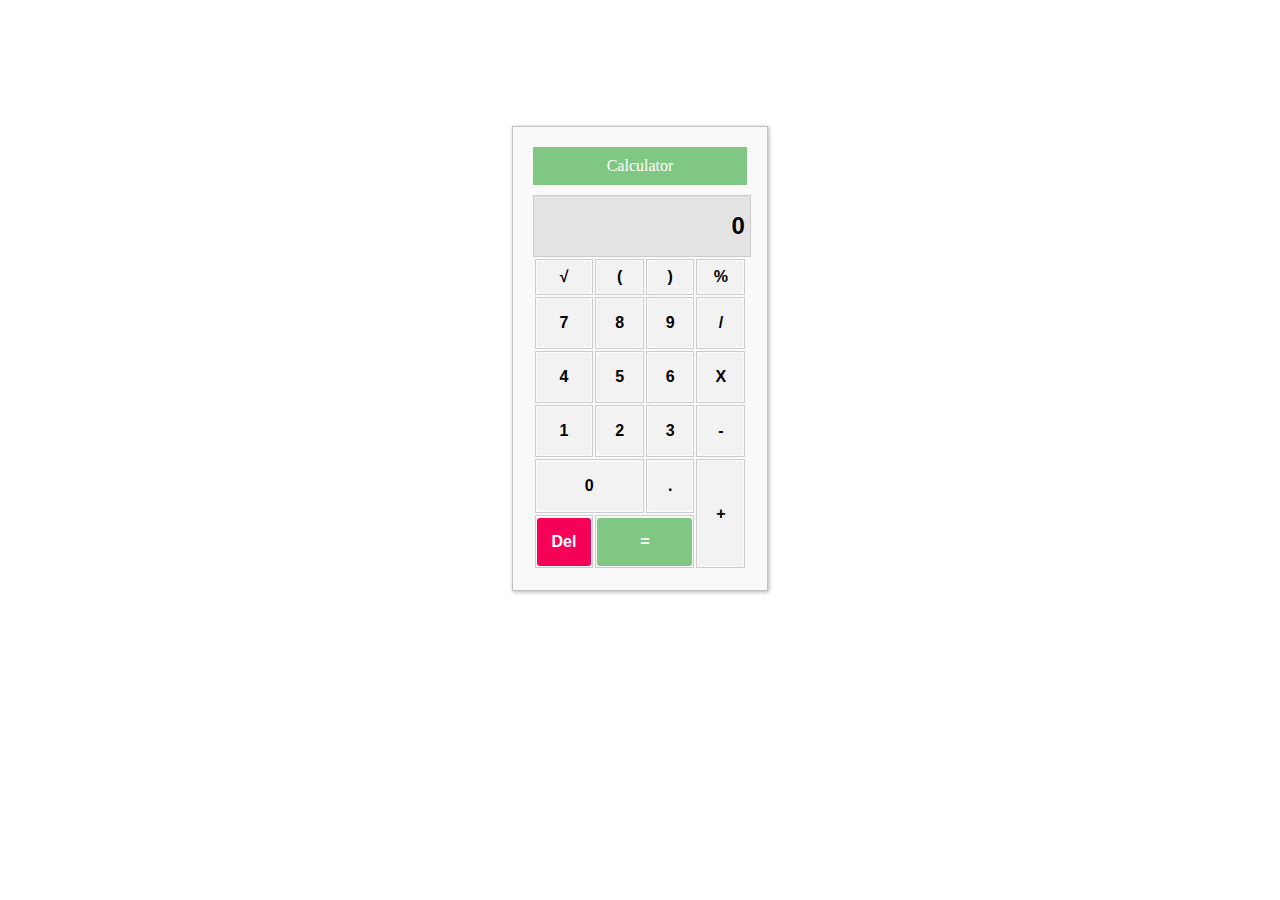
<file: Odin-Calculator/index.html>
<!doctype html>
<html lang="en">
  <head>
    <meta charset="UTF-8" />
    <meta name="viewport" content="width=device-width, initial-scale=1.0" />
    <link rel="stylesheet" href="./style.css">
    <script src="./script.js" defer></script>
    <title>Calculator</title>
  </head>
  <body>
  <div class="container">
     <div class="header">Calculator</div>
        <input type="text" class="result" readonly>
        <table>
          <tr>
            <td><input type="button" value="&radic;" class="global first-row"></td>
            <td><input type="button"  value="(" class="global first-row"></td>
            <td><input type="button" value=")" class="global first-row"></td>
            <td><input type="button" value="%" class="global first-row"></td>
          </tr>
          <tr>
            <td><input type="button" value="7" class="global"></td>
            <td><input type="button" value="8" class="global"></td>
            <td><input type="button" value="9" class="global"></td>
            <td><input type="button" value="/" class="global"></td>
          </tr>
          <tr>
            <td><input type="button" value="4" class="global"></td>
            <td><input type="button" value="5" class="global"></td>
            <td><input type="button" value="6" class="global"></td>
            <td><input type="button" value="X" class="global"></td>
          </tr>
          <tr>
            <td><input type="button" value="1" class="global"></td>
            <td><input type="button" value="2" class="global"></td>
            <td><input type="button" value="3" class="global"></td>
            <td><input type="button" value="-" class="global"></td>
          </tr>
          <tr>
            <td colspan="2"><input type="button" value="0" class="global grey"></td>
            <td><input type="button" value="." class="global"></td>
            <td rowspan="2"><input type="button" value="+" class="global plus"></td>
          </tr>
          <tr>
            <td><input type="button" value="Del" class="global red white-text"></td>
            <td colspan="2"><input type="button" value="=" class="global green white-text"></td>
          </tr>
        </table>
      </div>
  </body>
</html>
</file>
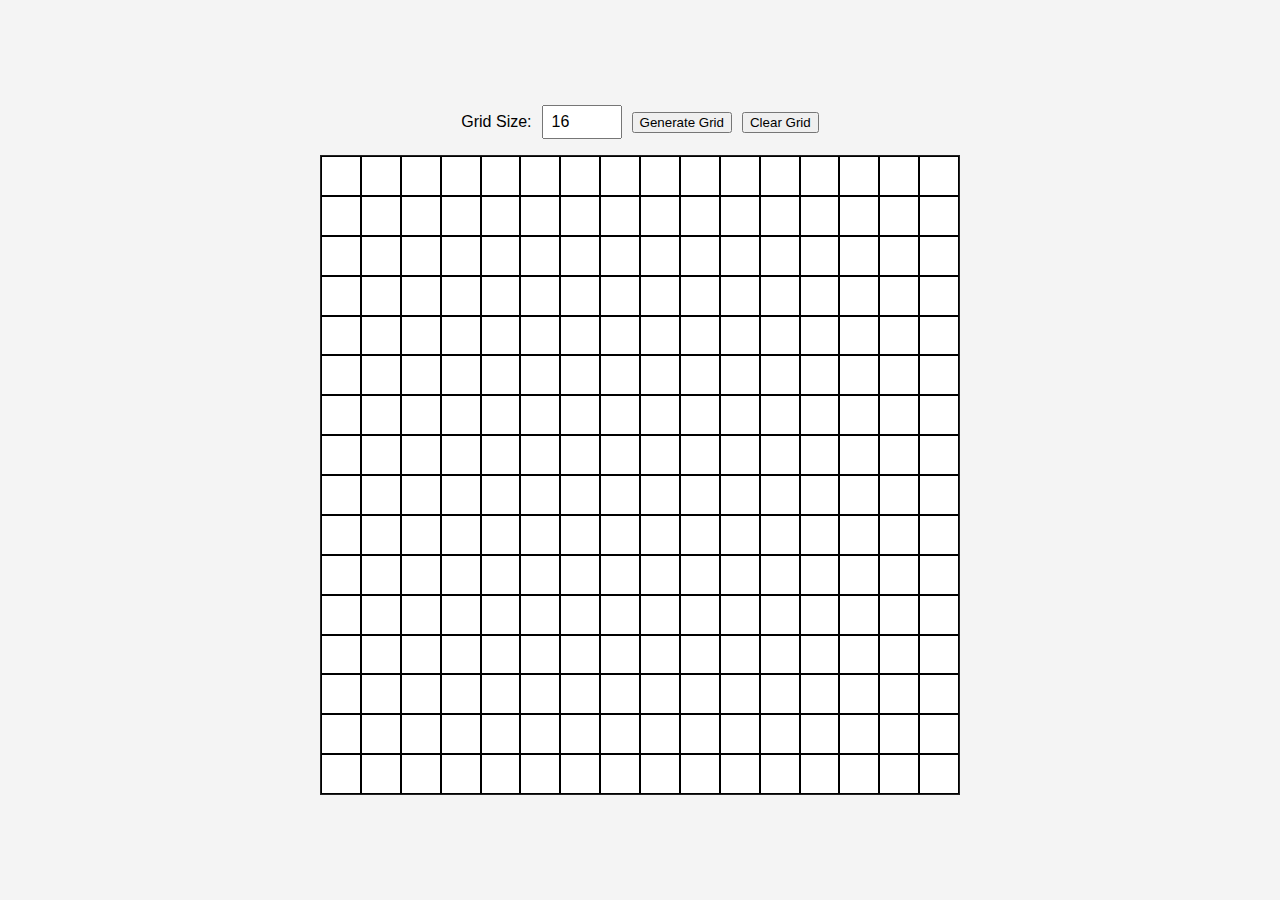
<file: Odin-DOM_Events/index.html>
<!DOCTYPE html>
<html lang="en">
<head>
    <meta charset="UTF-8">
    <meta name="viewport" content="width=device-width, initial-scale=1.0">
    <link rel="stylesheet" href="./style.css">
    <script src="./script.js" defer></script>
    <title>Document</title>
</head>
<body>
    <div class="controls">
        <label for="grid-size">Grid Size:</label>
        <input type="number" id="grid-size" min="1" max="100" value="16">
        <button id="generate-grid">Generate Grid</button>
        <button id="clear-grid">Clear Grid</button>
    </div>
    <div id="grid-container"></div>
</body>
</html>
</file>
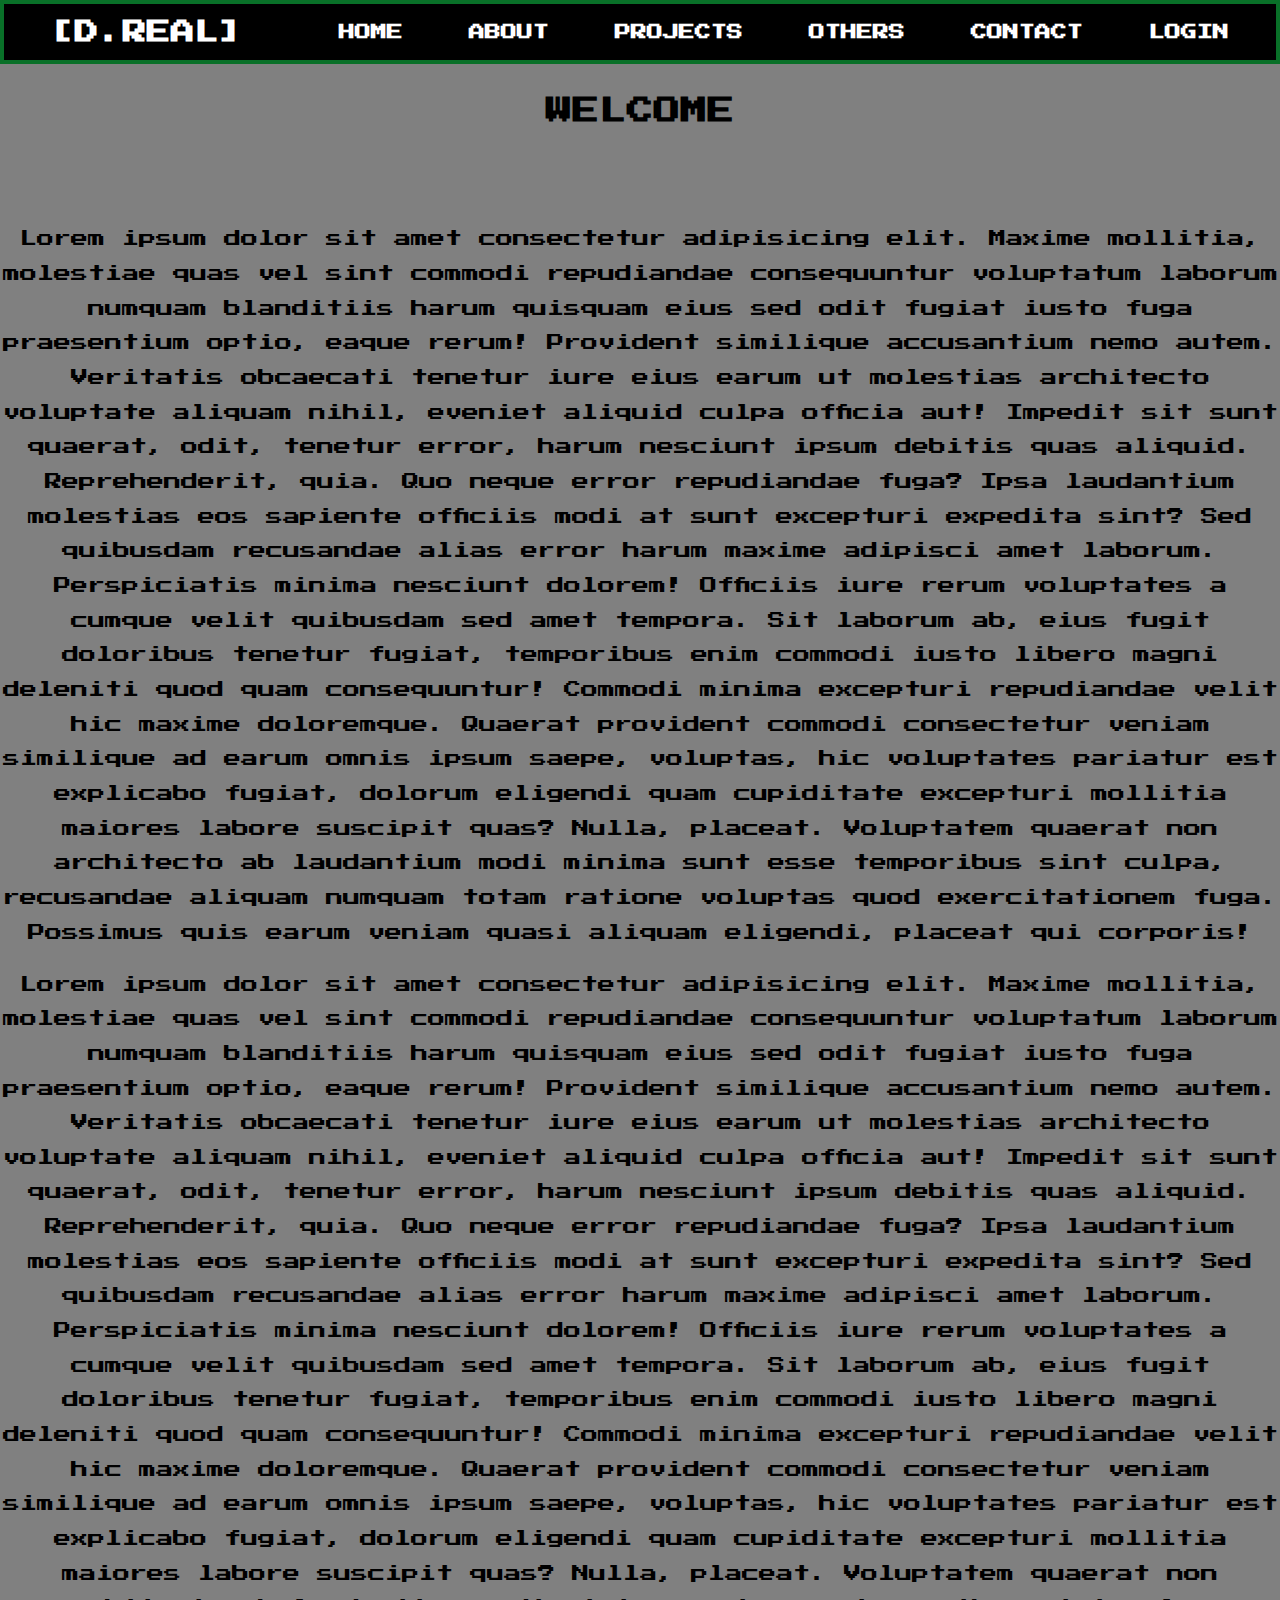
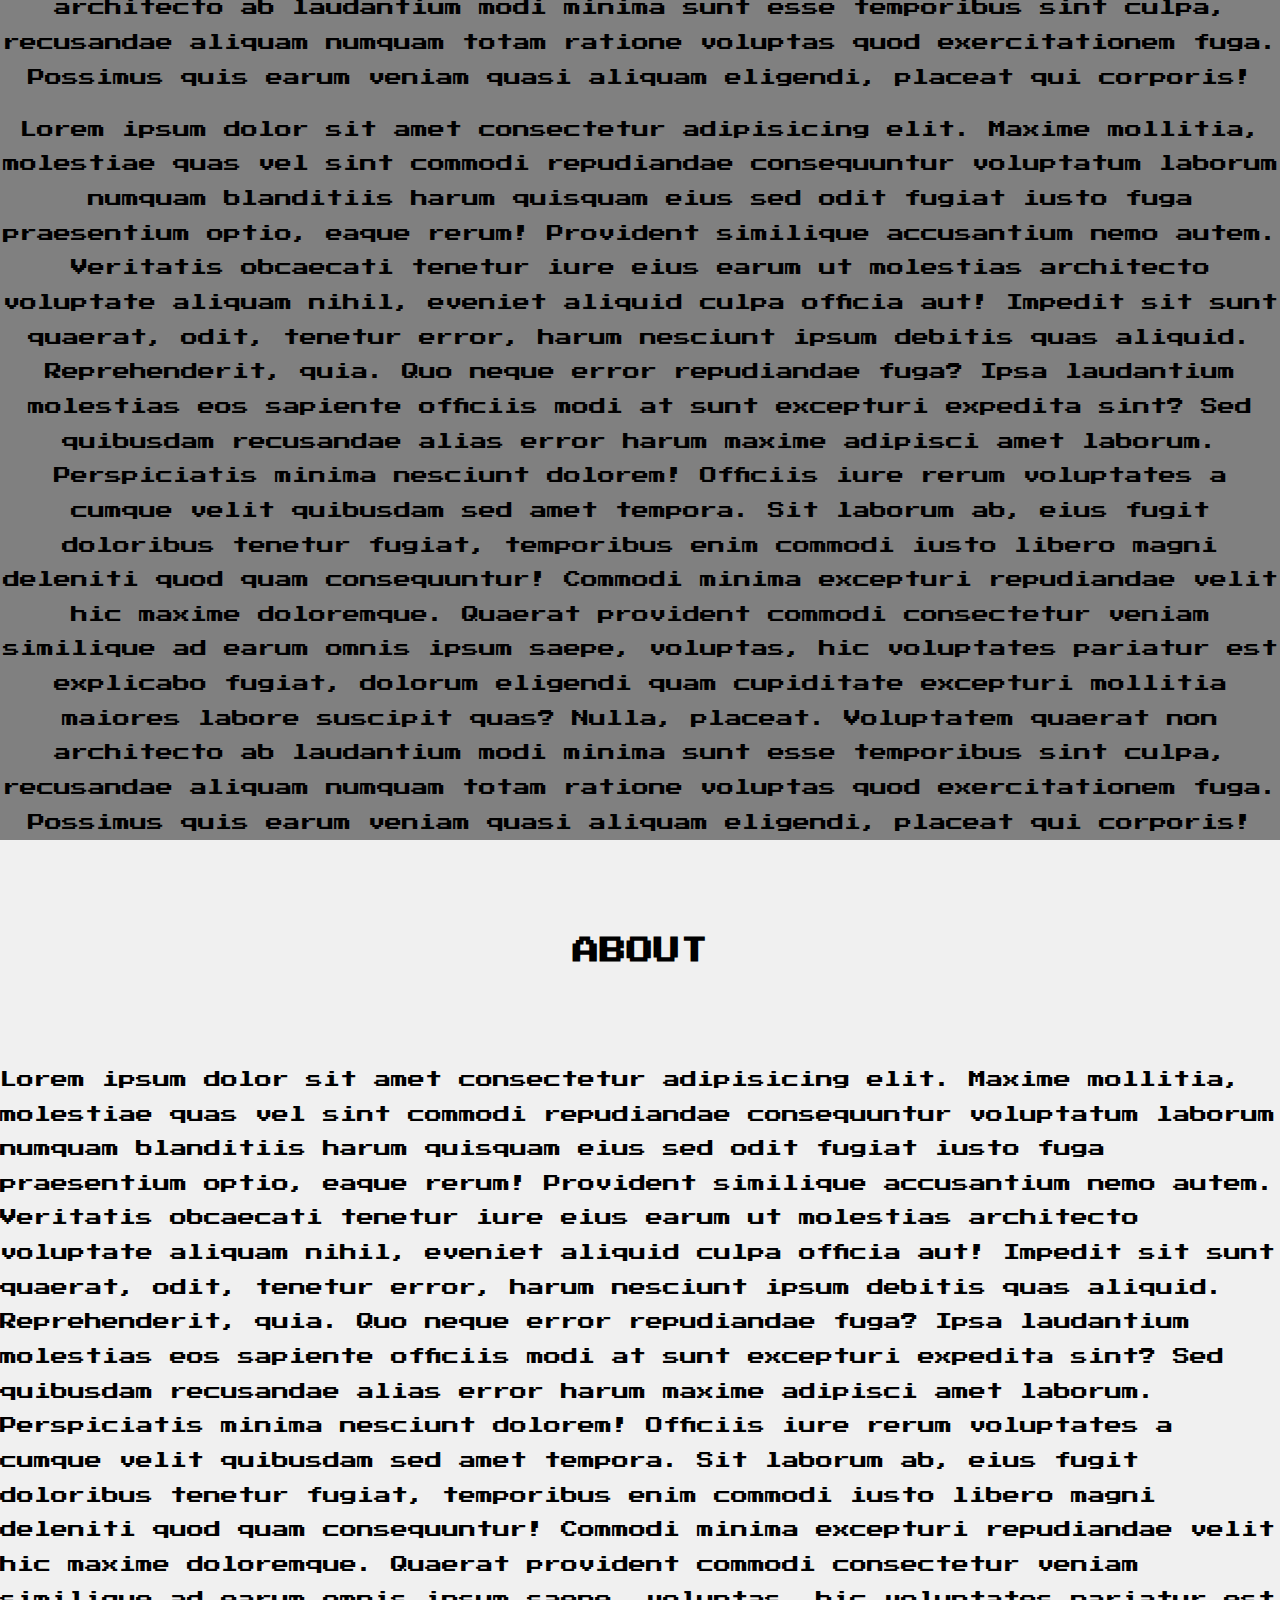
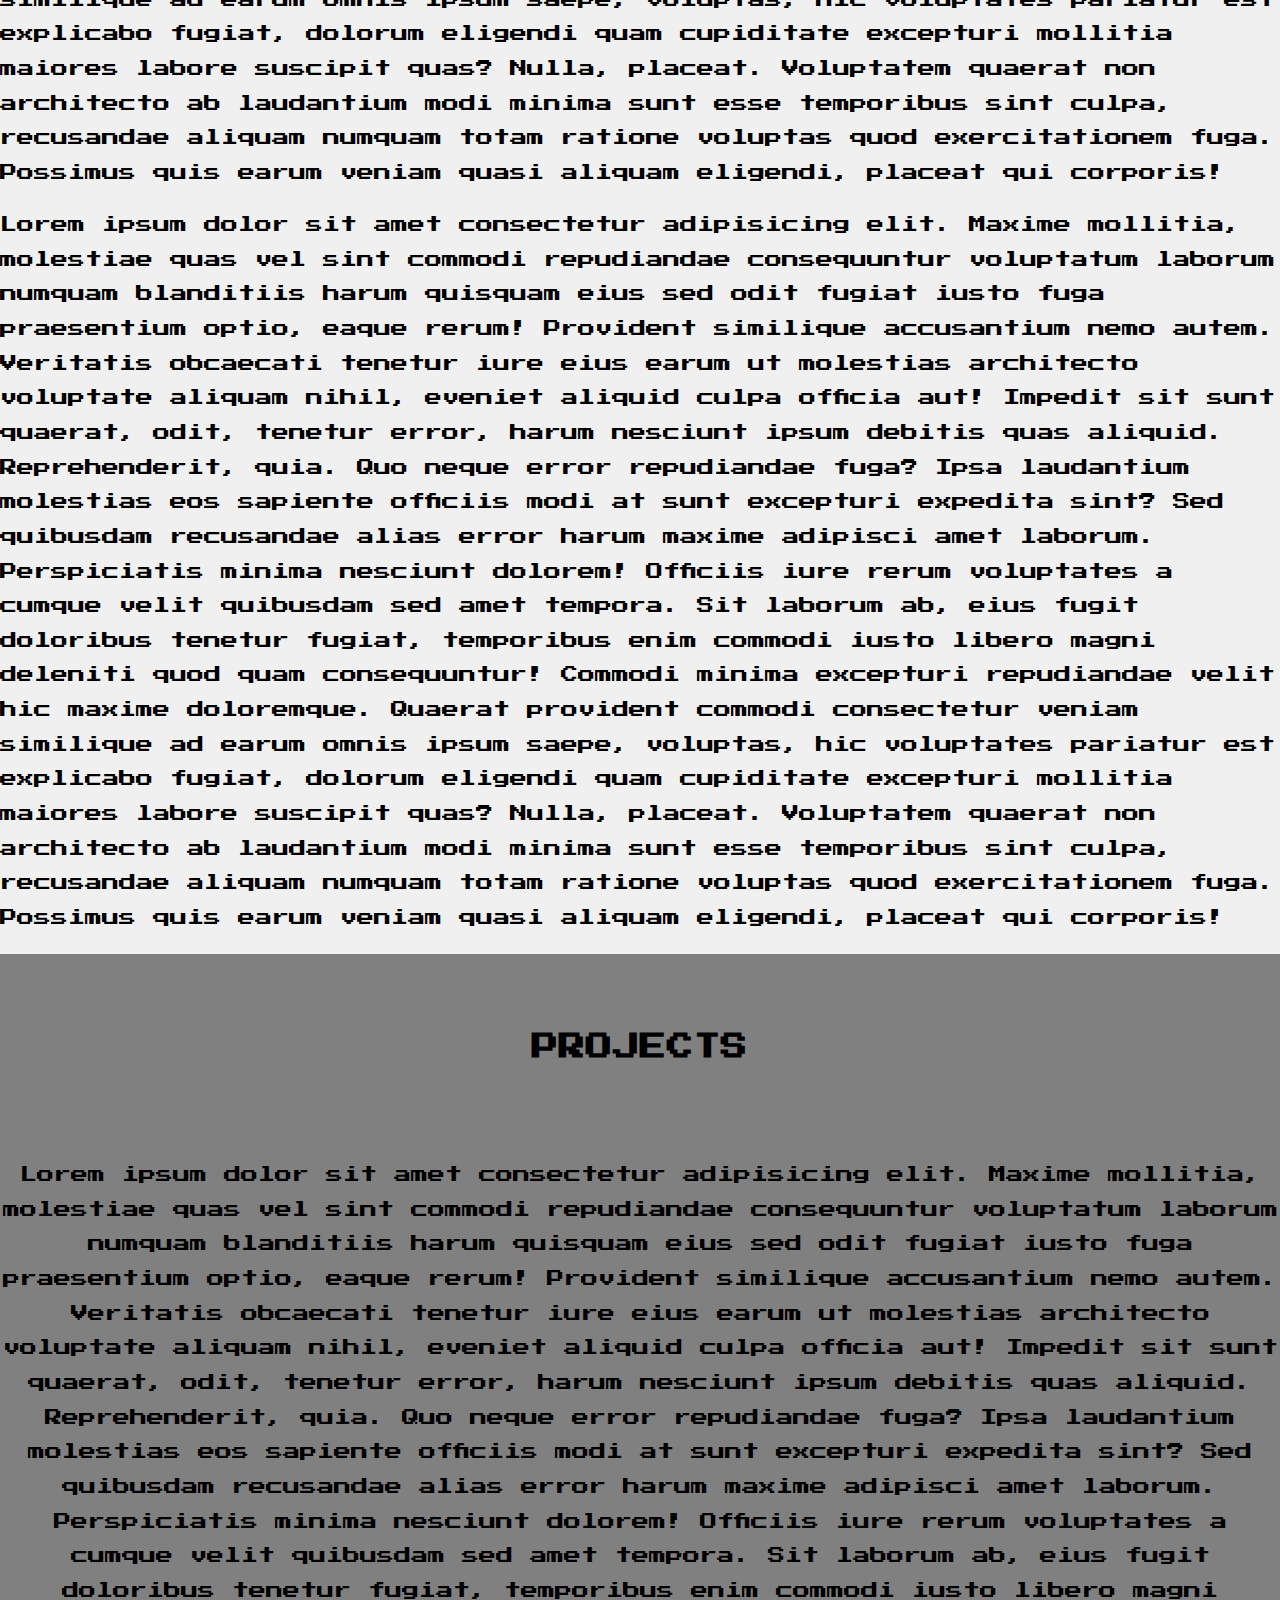
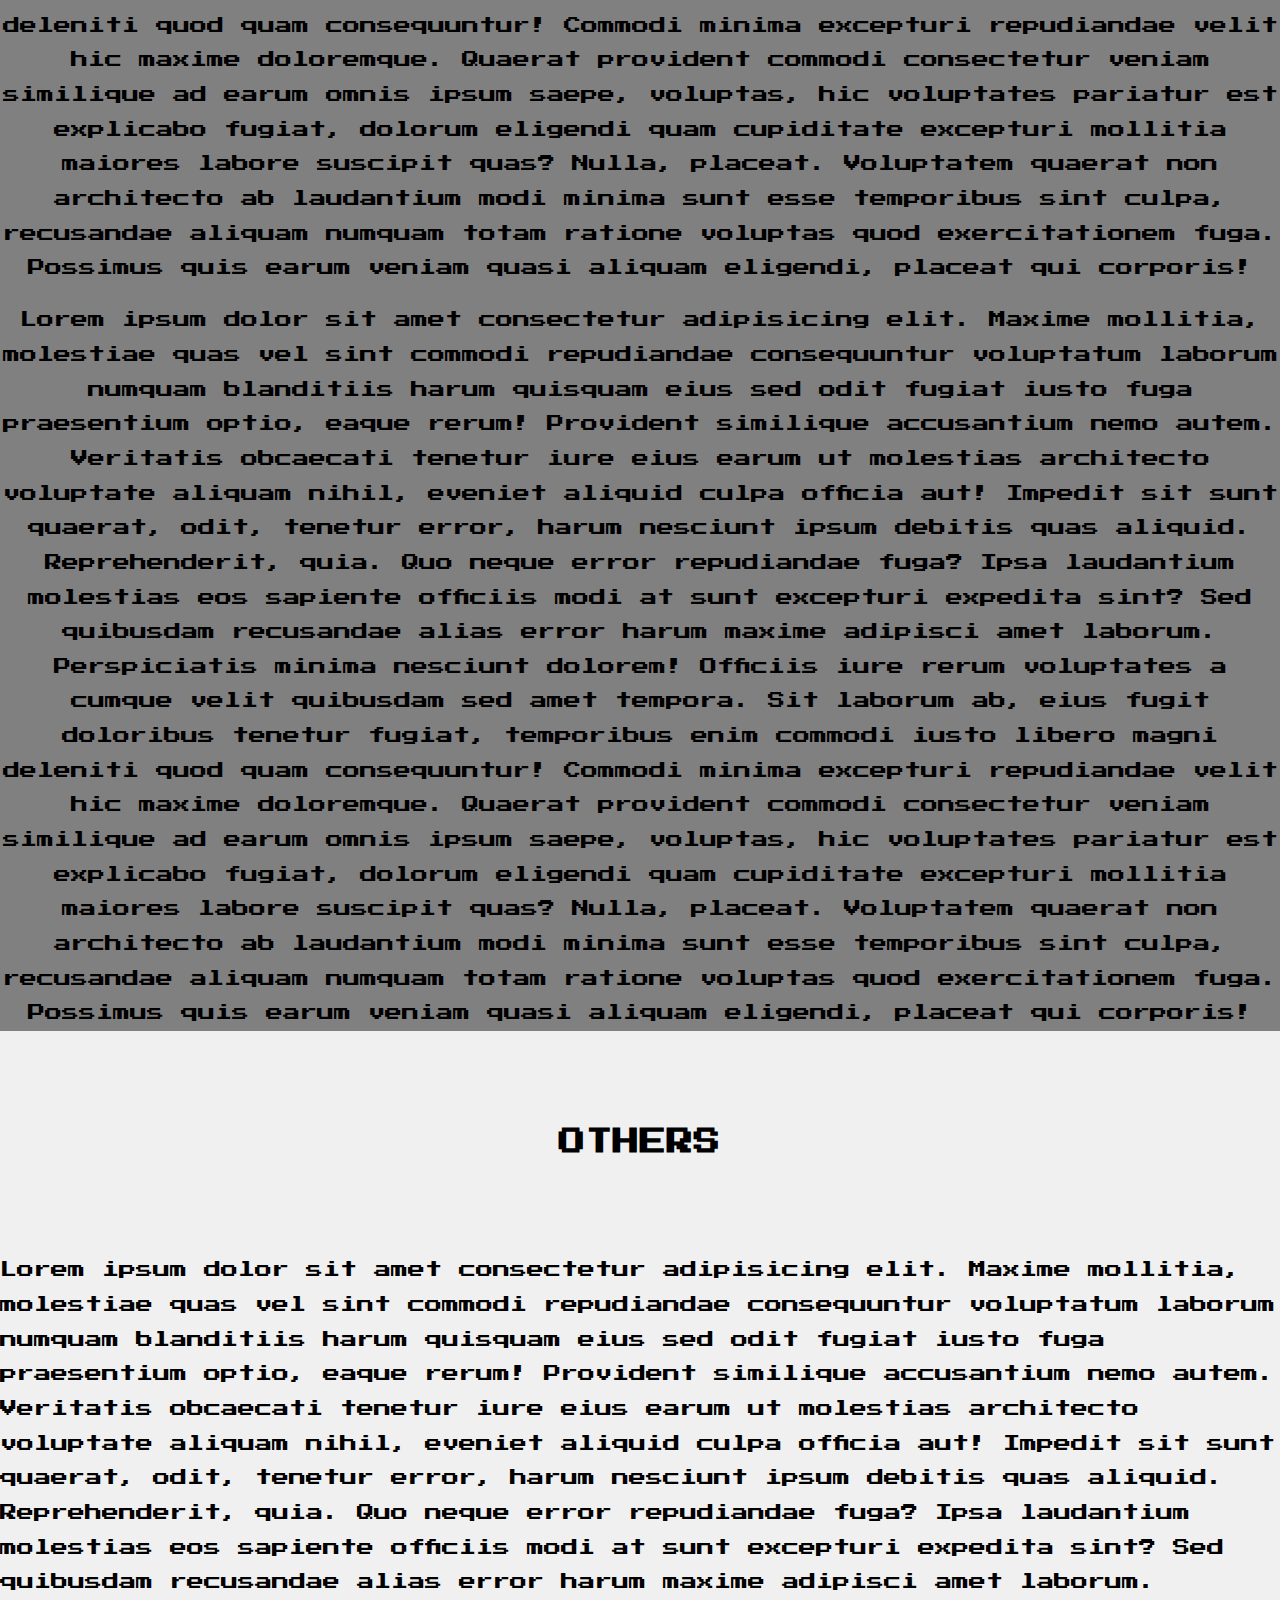
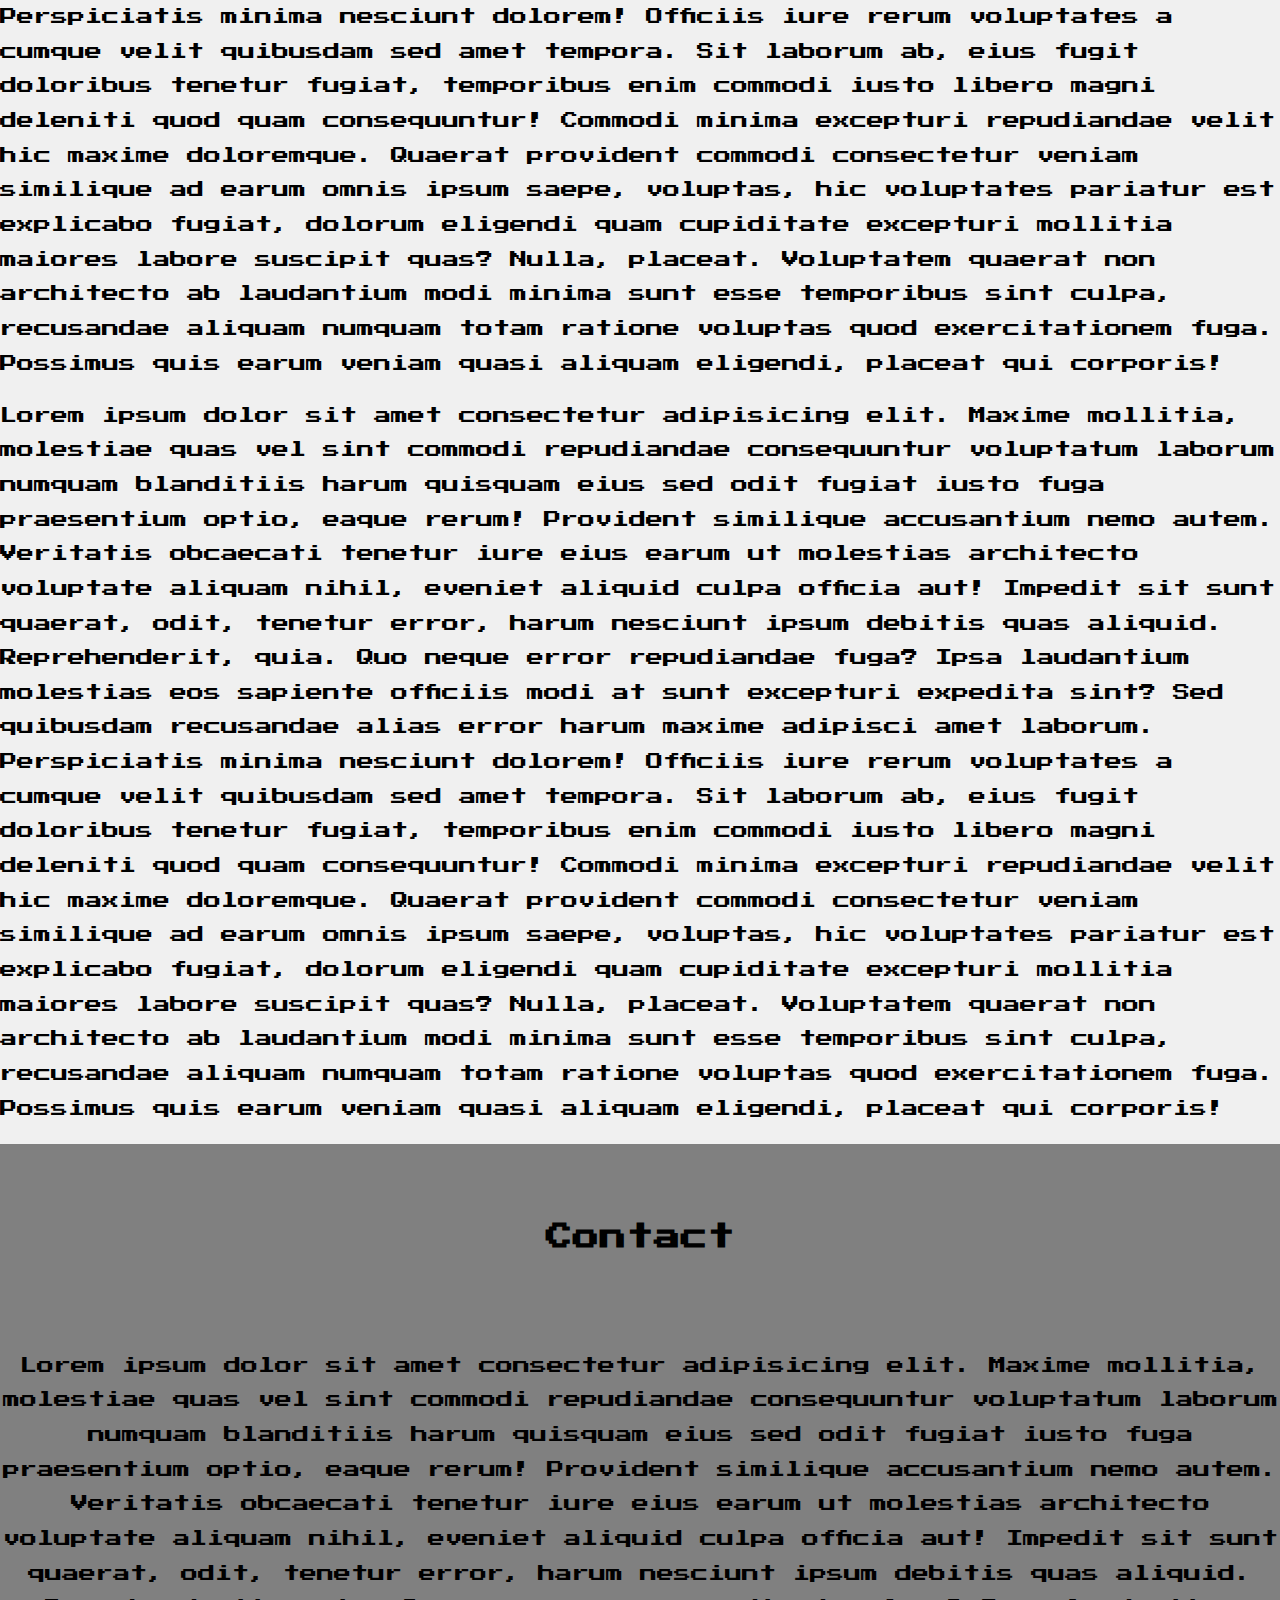
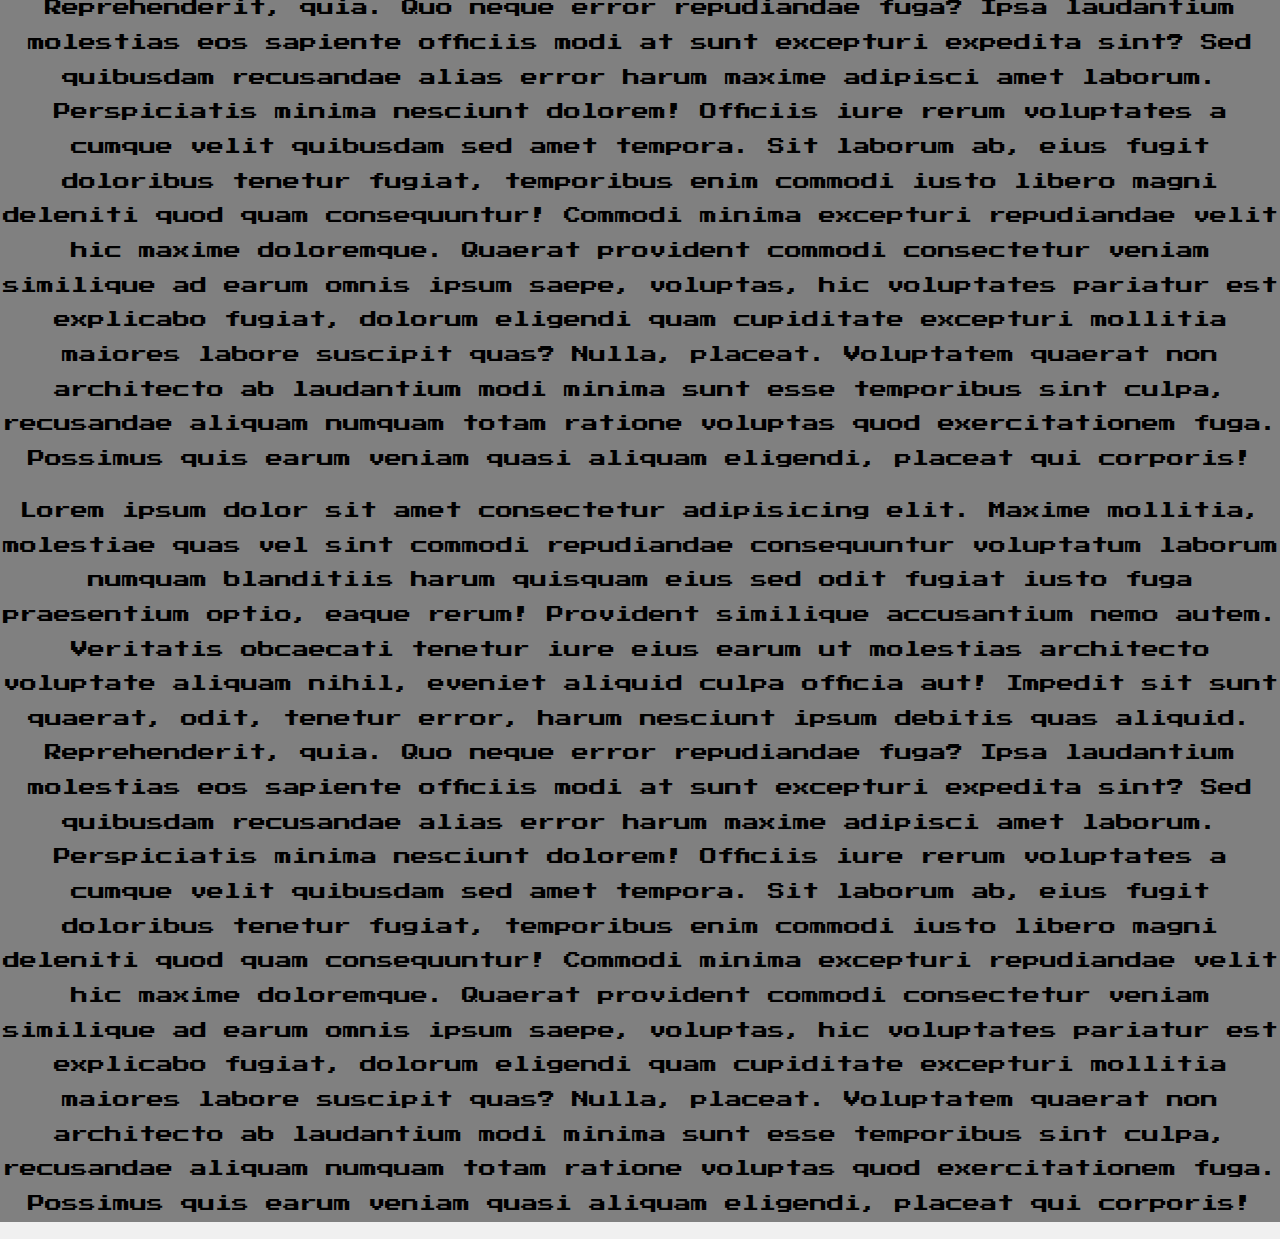
<file: Odin-Project_Landing _Page/index.html>
<!DOCTYPE html>
<html lang="en">
<head>
  <meta charset="UTF-8">
  <meta http-equiv="X-UA-Compatible" content="IE=edge">
  <meta name="viewport" content="width=device-width, initial-scale=1.0">
  <link rel="stylesheet" href="style.css">
  
  <title>Landing Page</title>
</head>
<body>
  <nav>
    <div class="Header-logo"><a href="#Home">[D.Real]</a></div>
    <ul class="nav-links">
      <li><a href="#Home">Home</a></li>
      <li><a href="#About-me">About</a></li>
      <li><a href="#Projects">Projects</a></li> 
      <li><a href="#Others">Others</a></li>
      <li><a href="#Contact">Contact</a></li>
      <li><a href="#">Login</a></li>
      
      
    </ul>
  </nav>
  <section id="Home">
  <div class="Home-container">
    <h1>WELCOME</h1>
    <p class="HomeParagraph">
      
    
      Lorem ipsum dolor sit amet consectetur adipisicing elit. Maxime mollitia,
      molestiae quas vel sint commodi repudiandae consequuntur voluptatum laborum
      numquam blanditiis harum quisquam eius sed odit fugiat iusto fuga praesentium
      optio, eaque rerum! Provident similique accusantium nemo autem. Veritatis
      obcaecati tenetur iure eius earum ut molestias architecto voluptate aliquam
      nihil, eveniet aliquid culpa officia aut! Impedit sit sunt quaerat, odit,
      tenetur error, harum nesciunt ipsum debitis quas aliquid. Reprehenderit,
      quia. Quo neque error repudiandae fuga? Ipsa laudantium molestias eos 
      sapiente officiis modi at sunt excepturi expedita sint? Sed quibusdam
      recusandae alias error harum maxime adipisci amet laborum. Perspiciatis 
      minima nesciunt dolorem! Officiis iure rerum voluptates a cumque velit 
      quibusdam sed amet tempora. Sit laborum ab, eius fugit doloribus tenetur 
      fugiat, temporibus enim commodi iusto libero magni deleniti quod quam 
      consequuntur! Commodi minima excepturi repudiandae velit hic maxime
      doloremque. Quaerat provident commodi consectetur veniam similique ad 
      earum omnis ipsum saepe, voluptas, hic voluptates pariatur est explicabo 
      fugiat, dolorum eligendi quam cupiditate excepturi mollitia maiores labore 
      suscipit quas? Nulla, placeat. Voluptatem quaerat non architecto ab laudantium
      modi minima sunt esse temporibus sint culpa, recusandae aliquam numquam 
      totam ratione voluptas quod exercitationem fuga. Possimus quis earum veniam 
      quasi aliquam eligendi, placeat qui corporis!</p>
  
      <p class="HomeParagraph">
      
    
        Lorem ipsum dolor sit amet consectetur adipisicing elit. Maxime mollitia,
        molestiae quas vel sint commodi repudiandae consequuntur voluptatum laborum
        numquam blanditiis harum quisquam eius sed odit fugiat iusto fuga praesentium
        optio, eaque rerum! Provident similique accusantium nemo autem. Veritatis
        obcaecati tenetur iure eius earum ut molestias architecto voluptate aliquam
        nihil, eveniet aliquid culpa officia aut! Impedit sit sunt quaerat, odit,
        tenetur error, harum nesciunt ipsum debitis quas aliquid. Reprehenderit,
        quia. Quo neque error repudiandae fuga? Ipsa laudantium molestias eos 
        sapiente officiis modi at sunt excepturi expedita sint? Sed quibusdam
        recusandae alias error harum maxime adipisci amet laborum. Perspiciatis 
        minima nesciunt dolorem! Officiis iure rerum voluptates a cumque velit 
        quibusdam sed amet tempora. Sit laborum ab, eius fugit doloribus tenetur 
        fugiat, temporibus enim commodi iusto libero magni deleniti quod quam 
        consequuntur! Commodi minima excepturi repudiandae velit hic maxime
        doloremque. Quaerat provident commodi consectetur veniam similique ad 
        earum omnis ipsum saepe, voluptas, hic voluptates pariatur est explicabo 
        fugiat, dolorum eligendi quam cupiditate excepturi mollitia maiores labore 
        suscipit quas? Nulla, placeat. Voluptatem quaerat non architecto ab laudantium
        modi minima sunt esse temporibus sint culpa, recusandae aliquam numquam 
        totam ratione voluptas quod exercitationem fuga. Possimus quis earum veniam 
        quasi aliquam eligendi, placeat qui corporis!</p>
        <p class="HomeParagraph">
      
    
          Lorem ipsum dolor sit amet consectetur adipisicing elit. Maxime mollitia,
          molestiae quas vel sint commodi repudiandae consequuntur voluptatum laborum
          numquam blanditiis harum quisquam eius sed odit fugiat iusto fuga praesentium
          optio, eaque rerum! Provident similique accusantium nemo autem. Veritatis
          obcaecati tenetur iure eius earum ut molestias architecto voluptate aliquam
          nihil, eveniet aliquid culpa officia aut! Impedit sit sunt quaerat, odit,
          tenetur error, harum nesciunt ipsum debitis quas aliquid. Reprehenderit,
          quia. Quo neque error repudiandae fuga? Ipsa laudantium molestias eos 
          sapiente officiis modi at sunt excepturi expedita sint? Sed quibusdam
          recusandae alias error harum maxime adipisci amet laborum. Perspiciatis 
          minima nesciunt dolorem! Officiis iure rerum voluptates a cumque velit 
          quibusdam sed amet tempora. Sit laborum ab, eius fugit doloribus tenetur 
          fugiat, temporibus enim commodi iusto libero magni deleniti quod quam 
          consequuntur! Commodi minima excepturi repudiandae velit hic maxime
          doloremque. Quaerat provident commodi consectetur veniam similique ad 
          earum omnis ipsum saepe, voluptas, hic voluptates pariatur est explicabo 
          fugiat, dolorum eligendi quam cupiditate excepturi mollitia maiores labore 
          suscipit quas? Nulla, placeat. Voluptatem quaerat non architecto ab laudantium
          modi minima sunt esse temporibus sint culpa, recusandae aliquam numquam 
          totam ratione voluptas quod exercitationem fuga. Possimus quis earum veniam 
          quasi aliquam eligendi, placeat qui corporis!</p>

  </div>
  <section id="About-me">
      <div class="About-me-container">
          <h1>ABOUT</h1>

          <p class="AboutParagraph">

            Lorem ipsum dolor sit amet consectetur adipisicing elit. Maxime mollitia,
            molestiae quas vel sint commodi repudiandae consequuntur voluptatum laborum
            numquam blanditiis harum quisquam eius sed odit fugiat iusto fuga praesentium
            optio, eaque rerum! Provident similique accusantium nemo autem. Veritatis
            obcaecati tenetur iure eius earum ut molestias architecto voluptate aliquam
            nihil, eveniet aliquid culpa officia aut! Impedit sit sunt quaerat, odit,
            tenetur error, harum nesciunt ipsum debitis quas aliquid. Reprehenderit,
            quia. Quo neque error repudiandae fuga? Ipsa laudantium molestias eos 
            sapiente officiis modi at sunt excepturi expedita sint? Sed quibusdam
            recusandae alias error harum maxime adipisci amet laborum. Perspiciatis 
            minima nesciunt dolorem! Officiis iure rerum voluptates a cumque velit 
            quibusdam sed amet tempora. Sit laborum ab, eius fugit doloribus tenetur 
            fugiat, temporibus enim commodi iusto libero magni deleniti quod quam 
            consequuntur! Commodi minima excepturi repudiandae velit hic maxime
            doloremque. Quaerat provident commodi consectetur veniam similique ad 
            earum omnis ipsum saepe, voluptas, hic voluptates pariatur est explicabo 
            fugiat, dolorum eligendi quam cupiditate excepturi mollitia maiores labore 
            suscipit quas? Nulla, placeat. Voluptatem quaerat non architecto ab laudantium
            modi minima sunt esse temporibus sint culpa, recusandae aliquam numquam 
            totam ratione voluptas quod exercitationem fuga. Possimus quis earum veniam 
            quasi aliquam eligendi, placeat qui corporis!
          </p>

          <p class="AboutParagraph">

            Lorem ipsum dolor sit amet consectetur adipisicing elit. Maxime mollitia,
            molestiae quas vel sint commodi repudiandae consequuntur voluptatum laborum
            numquam blanditiis harum quisquam eius sed odit fugiat iusto fuga praesentium
            optio, eaque rerum! Provident similique accusantium nemo autem. Veritatis
            obcaecati tenetur iure eius earum ut molestias architecto voluptate aliquam
            nihil, eveniet aliquid culpa officia aut! Impedit sit sunt quaerat, odit,
            tenetur error, harum nesciunt ipsum debitis quas aliquid. Reprehenderit,
            quia. Quo neque error repudiandae fuga? Ipsa laudantium molestias eos 
            sapiente officiis modi at sunt excepturi expedita sint? Sed quibusdam
            recusandae alias error harum maxime adipisci amet laborum. Perspiciatis 
            minima nesciunt dolorem! Officiis iure rerum voluptates a cumque velit 
            quibusdam sed amet tempora. Sit laborum ab, eius fugit doloribus tenetur 
            fugiat, temporibus enim commodi iusto libero magni deleniti quod quam 
            consequuntur! Commodi minima excepturi repudiandae velit hic maxime
            doloremque. Quaerat provident commodi consectetur veniam similique ad 
            earum omnis ipsum saepe, voluptas, hic voluptates pariatur est explicabo 
            fugiat, dolorum eligendi quam cupiditate excepturi mollitia maiores labore 
            suscipit quas? Nulla, placeat. Voluptatem quaerat non architecto ab laudantium
            modi minima sunt esse temporibus sint culpa, recusandae aliquam numquam 
            totam ratione voluptas quod exercitationem fuga. Possimus quis earum veniam 
            quasi aliquam eligendi, placeat qui corporis!
          </p>
      </div>
  </section>

  <section id="Projects">
    <div class="ProjectsContainer">
      <h1>PROJECTS</h1>

      <p class="ProjectsParagraph">

        Lorem ipsum dolor sit amet consectetur adipisicing elit. Maxime mollitia,
        molestiae quas vel sint commodi repudiandae consequuntur voluptatum laborum
        numquam blanditiis harum quisquam eius sed odit fugiat iusto fuga praesentium
        optio, eaque rerum! Provident similique accusantium nemo autem. Veritatis
        obcaecati tenetur iure eius earum ut molestias architecto voluptate aliquam
        nihil, eveniet aliquid culpa officia aut! Impedit sit sunt quaerat, odit,
        tenetur error, harum nesciunt ipsum debitis quas aliquid. Reprehenderit,
        quia. Quo neque error repudiandae fuga? Ipsa laudantium molestias eos 
        sapiente officiis modi at sunt excepturi expedita sint? Sed quibusdam
        recusandae alias error harum maxime adipisci amet laborum. Perspiciatis 
        minima nesciunt dolorem! Officiis iure rerum voluptates a cumque velit 
        quibusdam sed amet tempora. Sit laborum ab, eius fugit doloribus tenetur 
        fugiat, temporibus enim commodi iusto libero magni deleniti quod quam 
        consequuntur! Commodi minima excepturi repudiandae velit hic maxime
        doloremque. Quaerat provident commodi consectetur veniam similique ad 
        earum omnis ipsum saepe, voluptas, hic voluptates pariatur est explicabo 
        fugiat, dolorum eligendi quam cupiditate excepturi mollitia maiores labore 
        suscipit quas? Nulla, placeat. Voluptatem quaerat non architecto ab laudantium
        modi minima sunt esse temporibus sint culpa, recusandae aliquam numquam 
        totam ratione voluptas quod exercitationem fuga. Possimus quis earum veniam 
        quasi aliquam eligendi, placeat qui corporis!

      </p>

      <p class="ProjectsParagraph">

        Lorem ipsum dolor sit amet consectetur adipisicing elit. Maxime mollitia,
        molestiae quas vel sint commodi repudiandae consequuntur voluptatum laborum
        numquam blanditiis harum quisquam eius sed odit fugiat iusto fuga praesentium
        optio, eaque rerum! Provident similique accusantium nemo autem. Veritatis
        obcaecati tenetur iure eius earum ut molestias architecto voluptate aliquam
        nihil, eveniet aliquid culpa officia aut! Impedit sit sunt quaerat, odit,
        tenetur error, harum nesciunt ipsum debitis quas aliquid. Reprehenderit,
        quia. Quo neque error repudiandae fuga? Ipsa laudantium molestias eos 
        sapiente officiis modi at sunt excepturi expedita sint? Sed quibusdam
        recusandae alias error harum maxime adipisci amet laborum. Perspiciatis 
        minima nesciunt dolorem! Officiis iure rerum voluptates a cumque velit 
        quibusdam sed amet tempora. Sit laborum ab, eius fugit doloribus tenetur 
        fugiat, temporibus enim commodi iusto libero magni deleniti quod quam 
        consequuntur! Commodi minima excepturi repudiandae velit hic maxime
        doloremque. Quaerat provident commodi consectetur veniam similique ad 
        earum omnis ipsum saepe, voluptas, hic voluptates pariatur est explicabo 
        fugiat, dolorum eligendi quam cupiditate excepturi mollitia maiores labore 
        suscipit quas? Nulla, placeat. Voluptatem quaerat non architecto ab laudantium
        modi minima sunt esse temporibus sint culpa, recusandae aliquam numquam 
        totam ratione voluptas quod exercitationem fuga. Possimus quis earum veniam 
        quasi aliquam eligendi, placeat qui corporis!
      </p>
  </div>
  </section>
</section>

<section id="Others">
  <div class="Others-container">
      <h1>OTHERS</h1>
      <p class="OthersParagraph">

        Lorem ipsum dolor sit amet consectetur adipisicing elit. Maxime mollitia,
        molestiae quas vel sint commodi repudiandae consequuntur voluptatum laborum
        numquam blanditiis harum quisquam eius sed odit fugiat iusto fuga praesentium
        optio, eaque rerum! Provident similique accusantium nemo autem. Veritatis
        obcaecati tenetur iure eius earum ut molestias architecto voluptate aliquam
        nihil, eveniet aliquid culpa officia aut! Impedit sit sunt quaerat, odit,
        tenetur error, harum nesciunt ipsum debitis quas aliquid. Reprehenderit,
        quia. Quo neque error repudiandae fuga? Ipsa laudantium molestias eos 
        sapiente officiis modi at sunt excepturi expedita sint? Sed quibusdam
        recusandae alias error harum maxime adipisci amet laborum. Perspiciatis 
        minima nesciunt dolorem! Officiis iure rerum voluptates a cumque velit 
        quibusdam sed amet tempora. Sit laborum ab, eius fugit doloribus tenetur 
        fugiat, temporibus enim commodi iusto libero magni deleniti quod quam 
        consequuntur! Commodi minima excepturi repudiandae velit hic maxime
        doloremque. Quaerat provident commodi consectetur veniam similique ad 
        earum omnis ipsum saepe, voluptas, hic voluptates pariatur est explicabo 
        fugiat, dolorum eligendi quam cupiditate excepturi mollitia maiores labore 
        suscipit quas? Nulla, placeat. Voluptatem quaerat non architecto ab laudantium
        modi minima sunt esse temporibus sint culpa, recusandae aliquam numquam 
        totam ratione voluptas quod exercitationem fuga. Possimus quis earum veniam 
        quasi aliquam eligendi, placeat qui corporis!
      </p>
      <p class="OthersParagraph">

        Lorem ipsum dolor sit amet consectetur adipisicing elit. Maxime mollitia,
        molestiae quas vel sint commodi repudiandae consequuntur voluptatum laborum
        numquam blanditiis harum quisquam eius sed odit fugiat iusto fuga praesentium
        optio, eaque rerum! Provident similique accusantium nemo autem. Veritatis
        obcaecati tenetur iure eius earum ut molestias architecto voluptate aliquam
        nihil, eveniet aliquid culpa officia aut! Impedit sit sunt quaerat, odit,
        tenetur error, harum nesciunt ipsum debitis quas aliquid. Reprehenderit,
        quia. Quo neque error repudiandae fuga? Ipsa laudantium molestias eos 
        sapiente officiis modi at sunt excepturi expedita sint? Sed quibusdam
        recusandae alias error harum maxime adipisci amet laborum. Perspiciatis 
        minima nesciunt dolorem! Officiis iure rerum voluptates a cumque velit 
        quibusdam sed amet tempora. Sit laborum ab, eius fugit doloribus tenetur 
        fugiat, temporibus enim commodi iusto libero magni deleniti quod quam 
        consequuntur! Commodi minima excepturi repudiandae velit hic maxime
        doloremque. Quaerat provident commodi consectetur veniam similique ad 
        earum omnis ipsum saepe, voluptas, hic voluptates pariatur est explicabo 
        fugiat, dolorum eligendi quam cupiditate excepturi mollitia maiores labore 
        suscipit quas? Nulla, placeat. Voluptatem quaerat non architecto ab laudantium
        modi minima sunt esse temporibus sint culpa, recusandae aliquam numquam 
        totam ratione voluptas quod exercitationem fuga. Possimus quis earum veniam 
        quasi aliquam eligendi, placeat qui corporis!
      </p>
  </div>

</section>




<section id="Contact">
    <div class="Contact-container">
        <h1>Contact</h1>
      <p class="ContactParagraph">

        Lorem ipsum dolor sit amet consectetur adipisicing elit. Maxime mollitia,
        molestiae quas vel sint commodi repudiandae consequuntur voluptatum laborum
        numquam blanditiis harum quisquam eius sed odit fugiat iusto fuga praesentium
        optio, eaque rerum! Provident similique accusantium nemo autem. Veritatis
        obcaecati tenetur iure eius earum ut molestias architecto voluptate aliquam
        nihil, eveniet aliquid culpa officia aut! Impedit sit sunt quaerat, odit,
        tenetur error, harum nesciunt ipsum debitis quas aliquid. Reprehenderit,
        quia. Quo neque error repudiandae fuga? Ipsa laudantium molestias eos 
        sapiente officiis modi at sunt excepturi expedita sint? Sed quibusdam
        recusandae alias error harum maxime adipisci amet laborum. Perspiciatis 
        minima nesciunt dolorem! Officiis iure rerum voluptates a cumque velit 
        quibusdam sed amet tempora. Sit laborum ab, eius fugit doloribus tenetur 
        fugiat, temporibus enim commodi iusto libero magni deleniti quod quam 
        consequuntur! Commodi minima excepturi repudiandae velit hic maxime
        doloremque. Quaerat provident commodi consectetur veniam similique ad 
        earum omnis ipsum saepe, voluptas, hic voluptates pariatur est explicabo 
        fugiat, dolorum eligendi quam cupiditate excepturi mollitia maiores labore 
        suscipit quas? Nulla, placeat. Voluptatem quaerat non architecto ab laudantium
        modi minima sunt esse temporibus sint culpa, recusandae aliquam numquam 
        totam ratione voluptas quod exercitationem fuga. Possimus quis earum veniam 
        quasi aliquam eligendi, placeat qui corporis!
      </p>
      <p class="ContactParagraph">

        Lorem ipsum dolor sit amet consectetur adipisicing elit. Maxime mollitia,
        molestiae quas vel sint commodi repudiandae consequuntur voluptatum laborum
        numquam blanditiis harum quisquam eius sed odit fugiat iusto fuga praesentium
        optio, eaque rerum! Provident similique accusantium nemo autem. Veritatis
        obcaecati tenetur iure eius earum ut molestias architecto voluptate aliquam
        nihil, eveniet aliquid culpa officia aut! Impedit sit sunt quaerat, odit,
        tenetur error, harum nesciunt ipsum debitis quas aliquid. Reprehenderit,
        quia. Quo neque error repudiandae fuga? Ipsa laudantium molestias eos 
        sapiente officiis modi at sunt excepturi expedita sint? Sed quibusdam
        recusandae alias error harum maxime adipisci amet laborum. Perspiciatis 
        minima nesciunt dolorem! Officiis iure rerum voluptates a cumque velit 
        quibusdam sed amet tempora. Sit laborum ab, eius fugit doloribus tenetur 
        fugiat, temporibus enim commodi iusto libero magni deleniti quod quam 
        consequuntur! Commodi minima excepturi repudiandae velit hic maxime
        doloremque. Quaerat provident commodi consectetur veniam similique ad 
        earum omnis ipsum saepe, voluptas, hic voluptates pariatur est explicabo 
        fugiat, dolorum eligendi quam cupiditate excepturi mollitia maiores labore 
        suscipit quas? Nulla, placeat. Voluptatem quaerat non architecto ab laudantium
        modi minima sunt esse temporibus sint culpa, recusandae aliquam numquam 
        totam ratione voluptas quod exercitationem fuga. Possimus quis earum veniam 
        quasi aliquam eligendi, placeat qui corporis!
      </p>


    </div>


</section>
</body> 
</html>
</file>
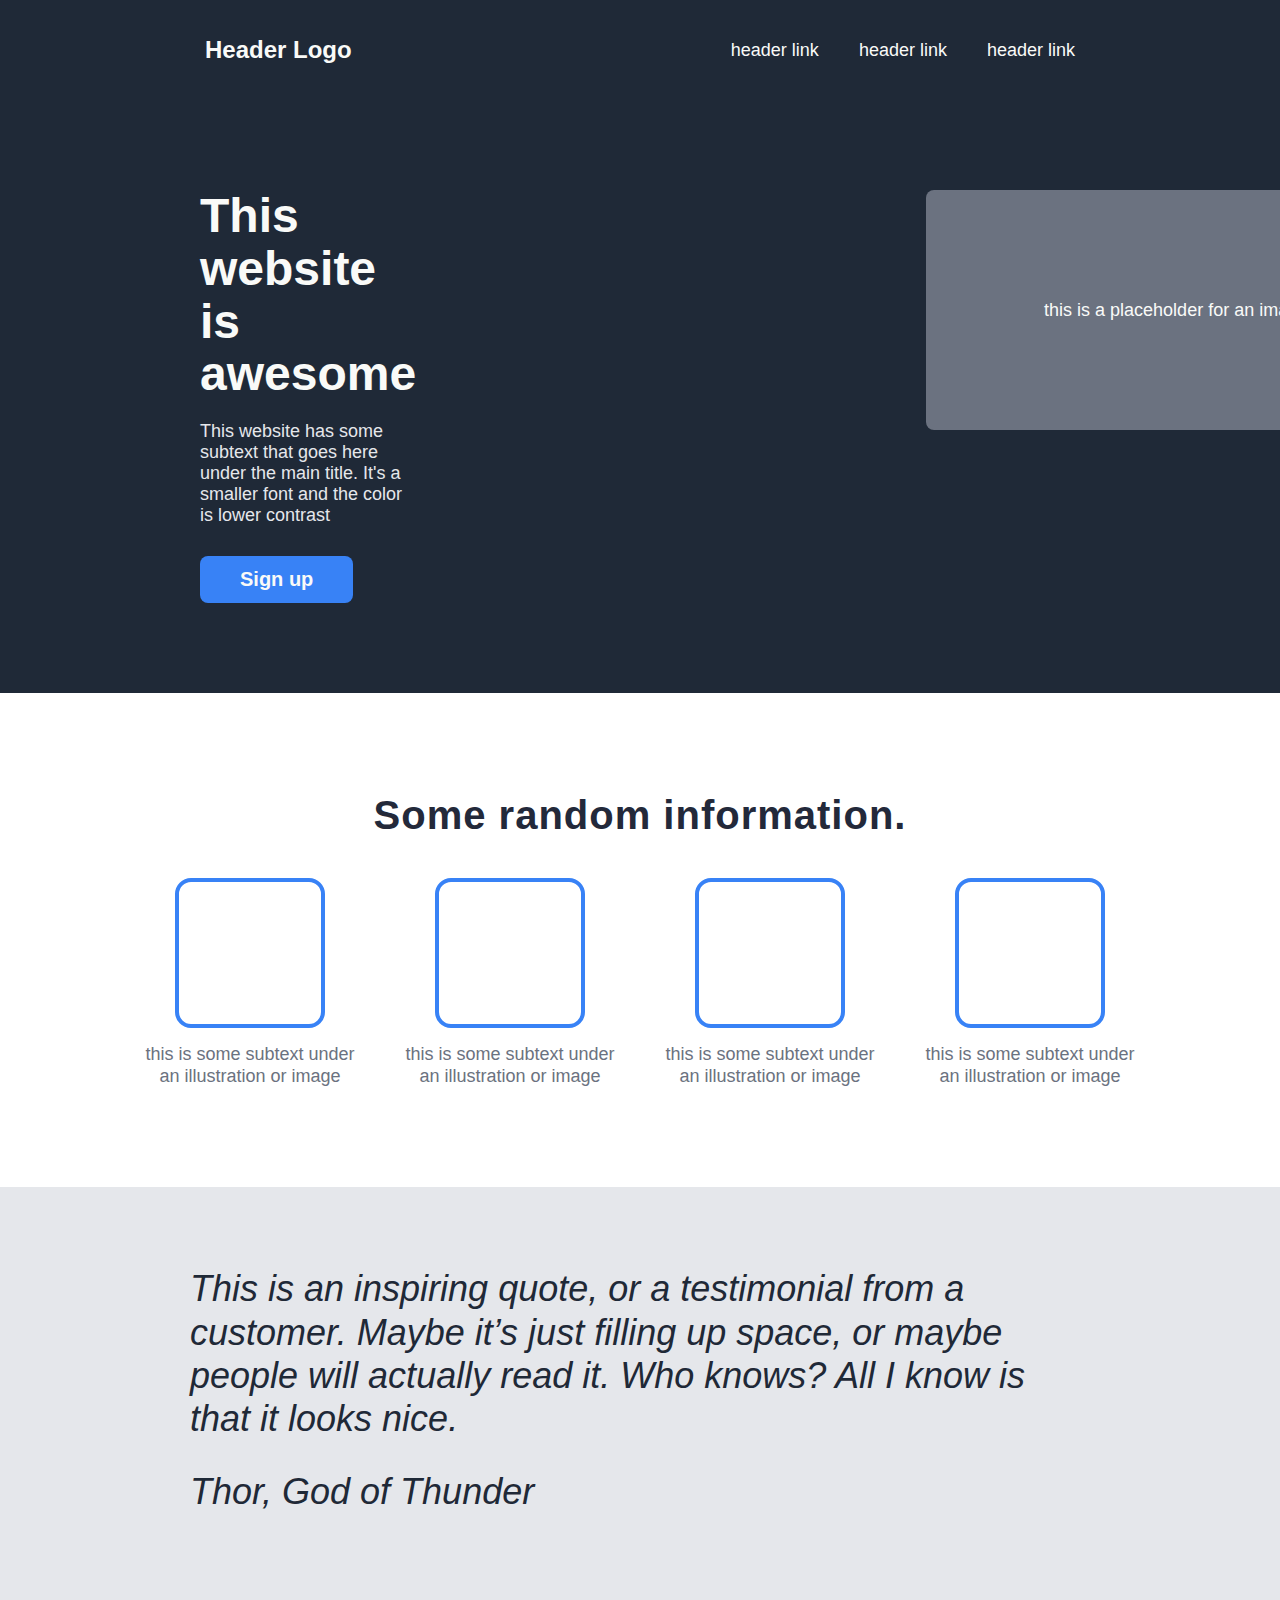
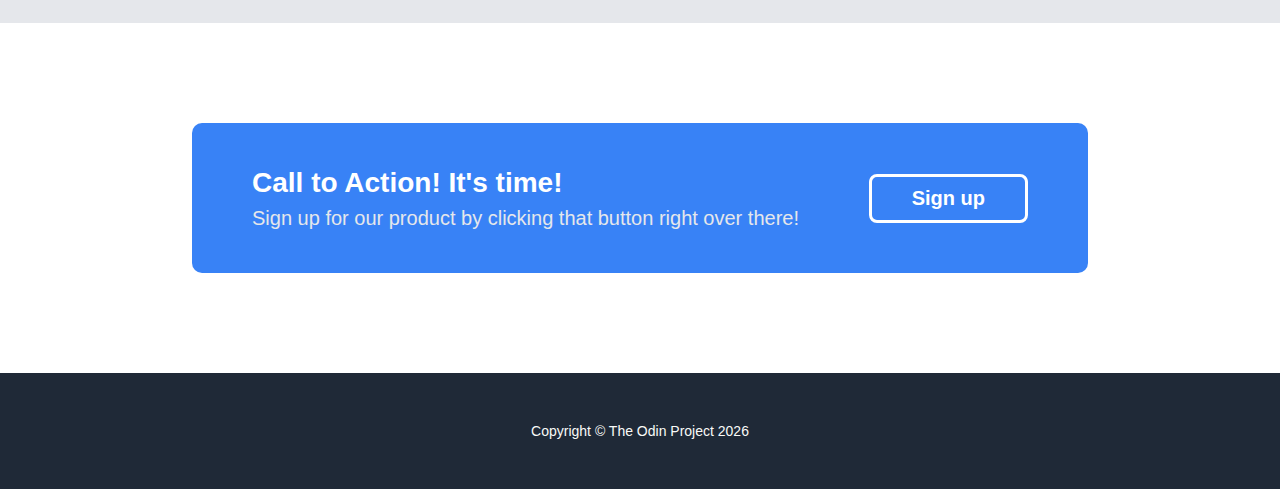
<file: Odin-Project_Landing _Page/Landing_Page_V2/index.html>
<!doctype html>
<html lang="en">
  <head>
    <meta charset="UTF-8" />
    <meta name="viewport" content="width=device-width, initial-scale=1.0" />
    <link rel="stylesheet" href="./style.css" />
    <title>Document</title>
  </head>

  <body>
    <header>
      <h1>Header Logo</h1>
      <nav>
        <ul>
          <li><a href="#">header link</a></li>
          <li><a href="#">header link</a></li>
          <li><a href="#">header link</a></li>
        </ul>
      </nav>
    </header>
    <div class="hero-section">
      <div class="hero-content">
        <h1>This website is <br />awesome</h1>
        <p>
          This website has some subtext that goes here under the main title.
          It's a smaller font and the color is lower contrast
        </p>
        <button>Sign up</button>
      </div>
      <div class="hero-image">
        <div class="image-placeholder">this is a placeholder for an image</div>
      </div>
    </div>
    <section class="info-section">
      <h2>Some random information.</h2>
      <div class="info-cards">
        <div class="info-card">
          <div class="info-img"></div>
          <p>this is some subtext under an illustration or image</p>
        </div>
        <div class="info-card">
          <div class="info-img"></div>
          <p>this is some subtext under an illustration or image</p>
        </div>
        <div class="info-card">
          <div class="info-img"></div>
          <p>this is some subtext under an illustration or image</p>
        </div>
        <div class="info-card">
          <div class="info-img"></div>
          <p>this is some subtext under an illustration or image</p>
        </div>
      </div>
    </section>
    <section class="testimonial-section">
      <div class="testimonial-quote">
        <p>
          <em>
            This is an inspiring quote, or a testimonial from a customer. Maybe
            it’s just filling up space, or maybe people will actually read it.
            Who knows? All I know is that it looks nice.
          </em>
        </p>
        <p class="testimonial-author">
          <strong>Thor, God of Thunder</strong>
        </p>
      </div>
    </section>
    <section class="cta-section">
      <div class="cta-container">
        <div class="cta-text">
          <h3>Call to Action! It's time!</h3>
          <p>
            Sign up for our product by clicking that button right over there!
          </p>
        </div>
        <button class="cta-btn">Sign up</button>
      </div>
    </section>
    <footer>
      <p>Copyright &copy; The Odin Project 2026</p>
    </footer>
  </body>
</html>
</file>
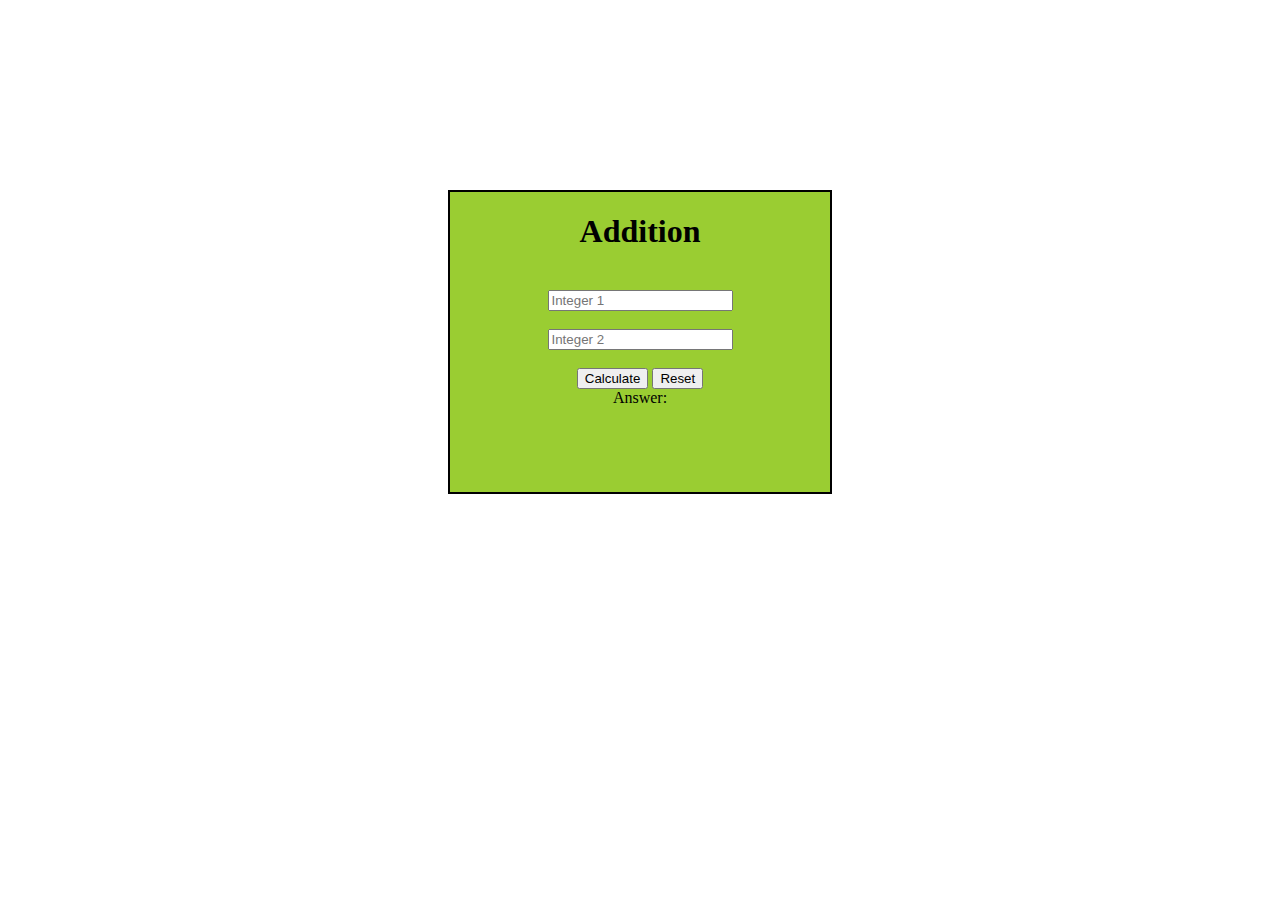
<file: Odin-functions.html>
<!DOCTYPE html>
<html lang="en">
<head>
  <meta charset="UTF-8">
  <meta http-equiv="X-UA-Compatible" content="IE=edge">
  <meta name="viewport" content="width=device-width, initial-scale=1.0">
  <title>Functions</title>
</head>

<style>
.container {
  border: 2px solid black;
  background-color: yellowgreen;
  width: 30%;
  margin-top: 15%;
  height: 300px;
}
form {
  margin-top: 40px;
}


</style>
<body>
    <center>
      <div class="container">
        <h1>Addition</h1>
        <form method="post">
            <input class="FirstInteger" type="text" placeholder="Integer 1">
              <br>
              <br>
            <input class ="SecondInteger"type="text" placeholder="Integer 2">
              <br>
              <br>
              <input onclick="Calculate(document.querySelector('.FirstInteger'), document.querySelector('.SecondInteger'))" type="button" value="Calculate">
              <input onclick = "Reset(document.querySelector('.FirstInteger'), document.querySelector('.SecondInteger'))" type="button" value="Reset">
              <br>
              <label>Answer:</label>
              <br>
              <br>
              <span class="Answer-Span"></span>

        </form>


      </div>
      <script src="Odin-functions.js"></script>

    </center>
    
</body>
</html>
</file>
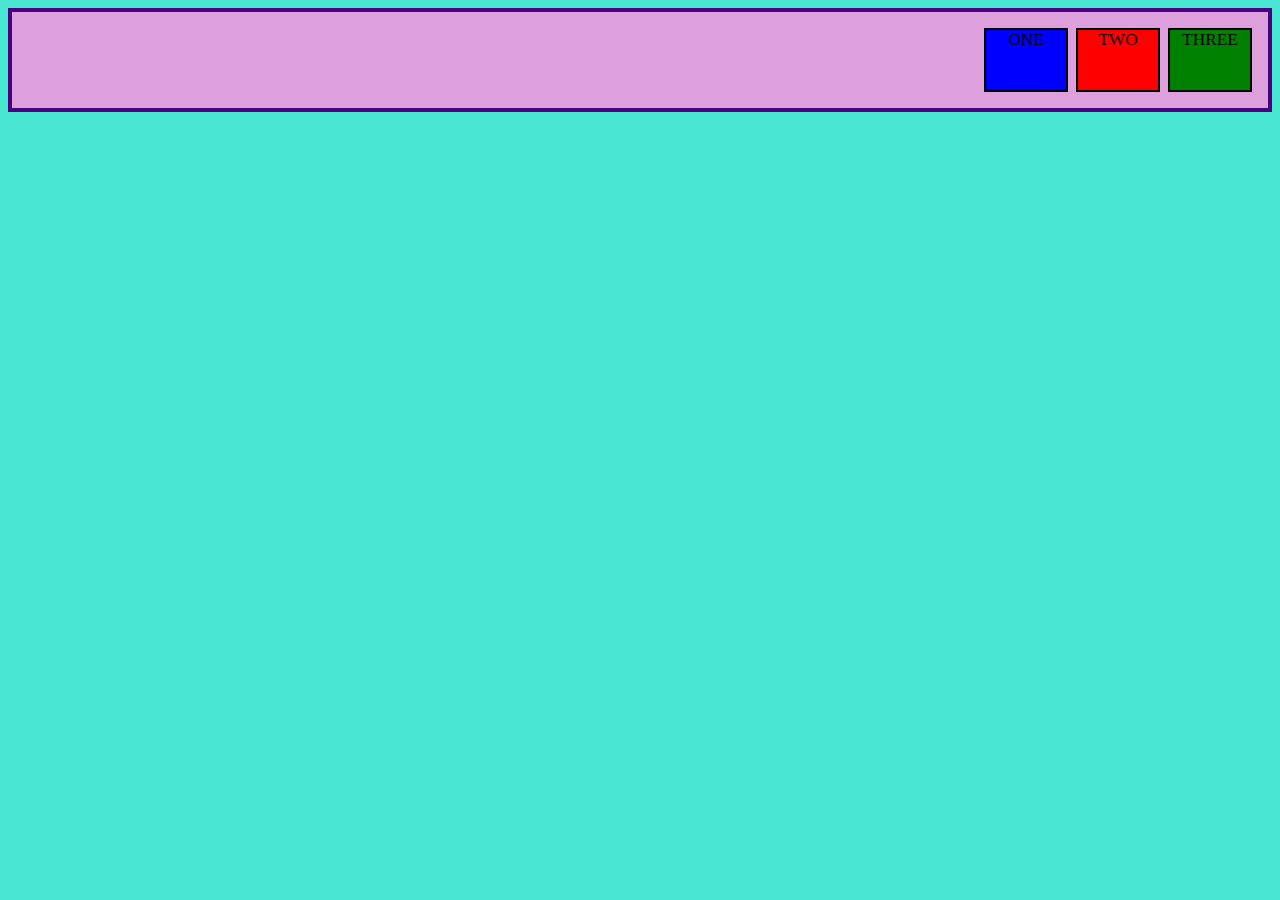
<file: Odin-CSS_foundations/Odin-Alignment.html>
<!DOCTYPE html>
<html lang="en">
<head>
  <meta charset="UTF-8">
  <meta http-equiv="X-UA-Compatible" content="IE=edge">
  <meta name="viewport" content="width=device-width, initial-scale=1.0">
  <link rel="stylesheet" href="style3.css">
  <title>Alignment</title>
</head>
<body>
  <div class="flex-container">
    <div class="one">ONE</div>
    <div class="two">TWO</div>
    <div class="three">THREE</div>

</div>
</body>
</html>
</file>
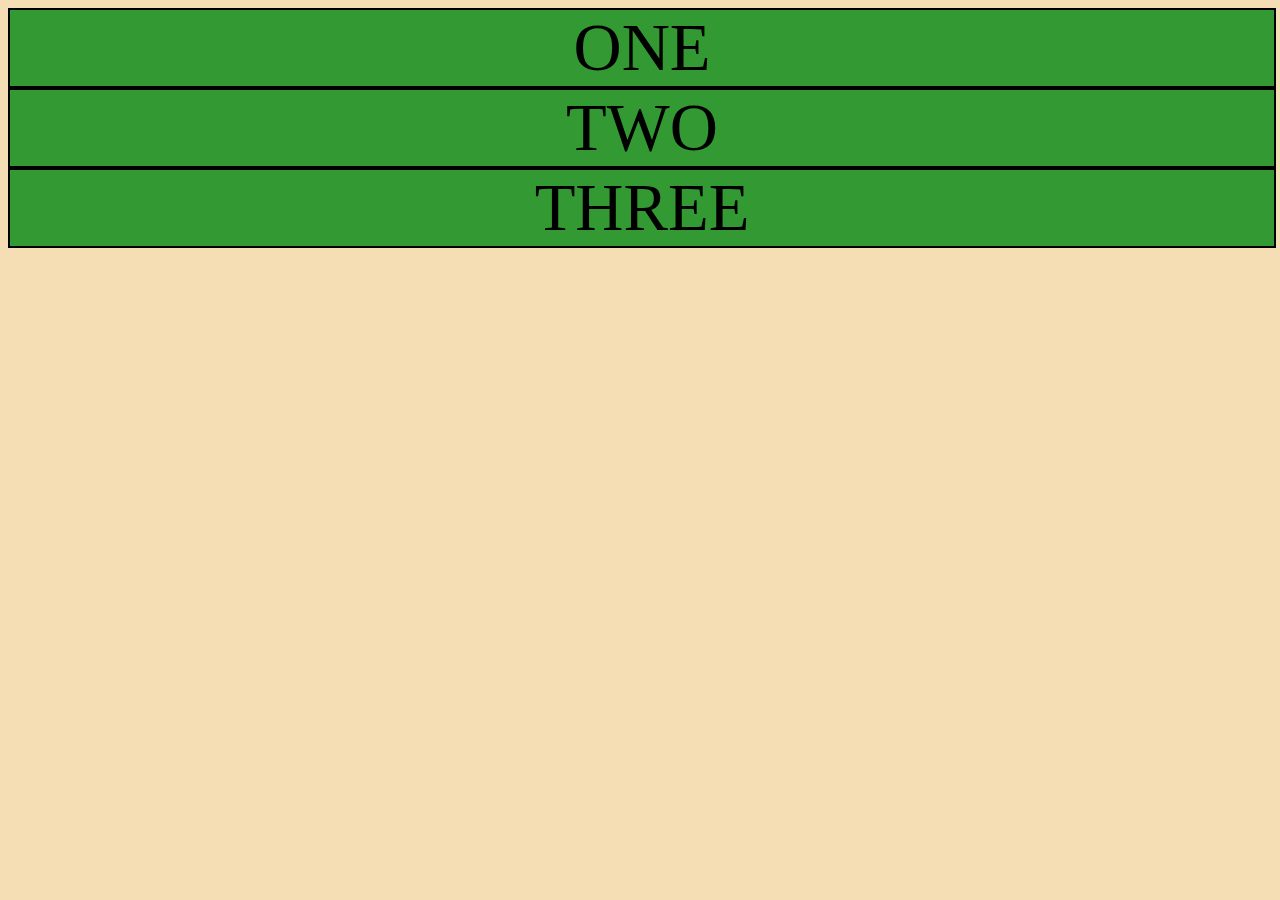
<file: Odin-CSS_foundations/Odin-Axes.html>
<!DOCTYPE html>
<html lang="en">
<head>
  <meta charset="UTF-8">
  <meta http-equiv="X-UA-Compatible" content="IE=edge">
  <meta name="viewport" content="width=device-width, initial-scale=1.0">
  <link rel="stylesheet" href="style2.css">
  <title>Flex Direction</title>
</head>
<body>
  <div class="flex-container">
    <div class="one">ONE</div>
    <div class="two">TWO</div>
    <div class="three">THREE</div>

</div>  
</body>
</html>
</file>
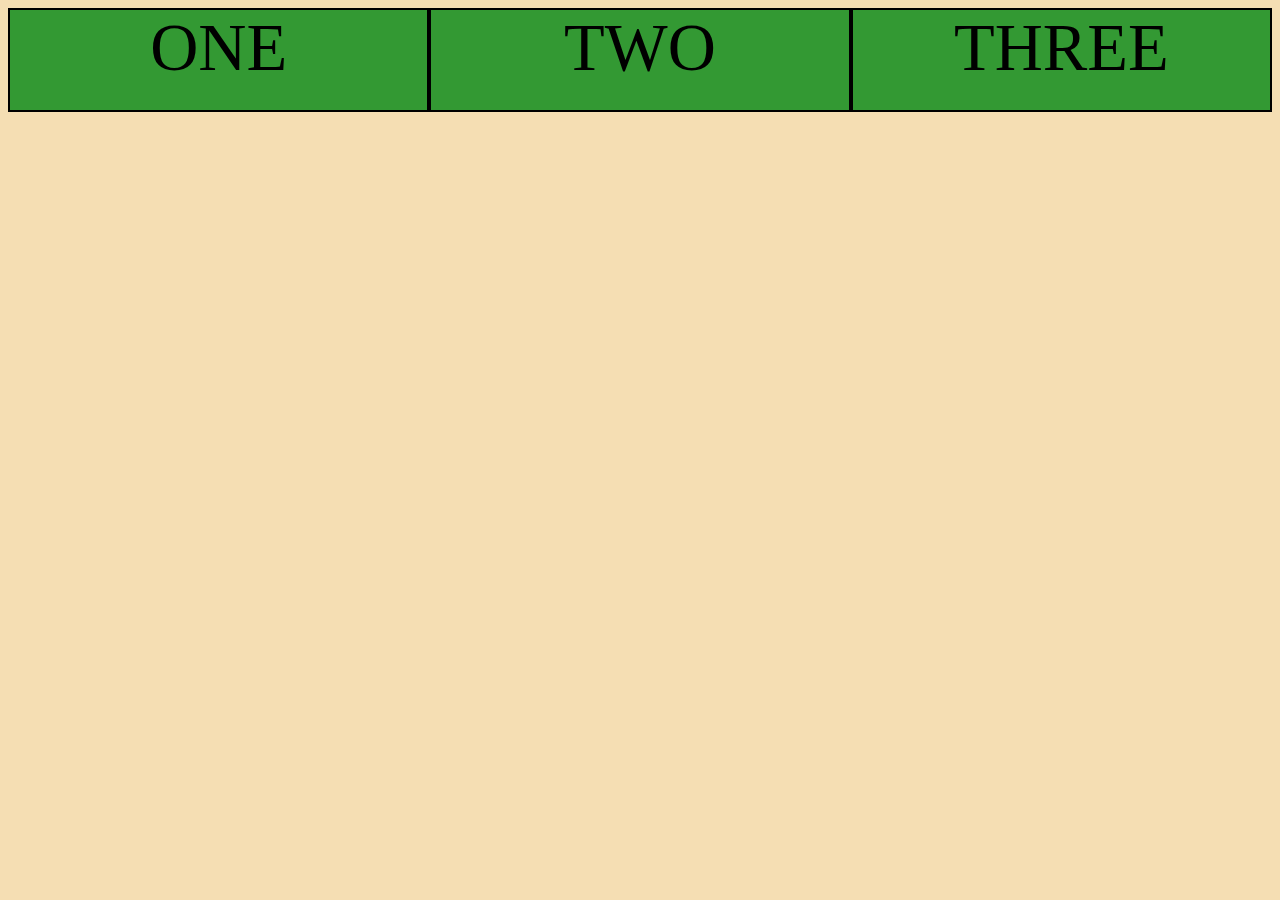
<file: Odin-CSS_foundations/Odin-FlexBox.html>
<!DOCTYPE html>
<html lang="en">
<head>
  <meta charset="UTF-8">
  <meta http-equiv="X-UA-Compatible" content="IE=edge">
  <meta name="viewport" content="width=device-width, initial-scale=1.0">
  <link rel="stylesheet" href="style.css">
  <title>Document</title>
</head>
<body>
    <div class="flex-container">
        <div class="one">ONE</div>
        <div class="two">TWO</div>
        <div class="three">THREE</div>

    </div>
  
</body>
</html>
</file>
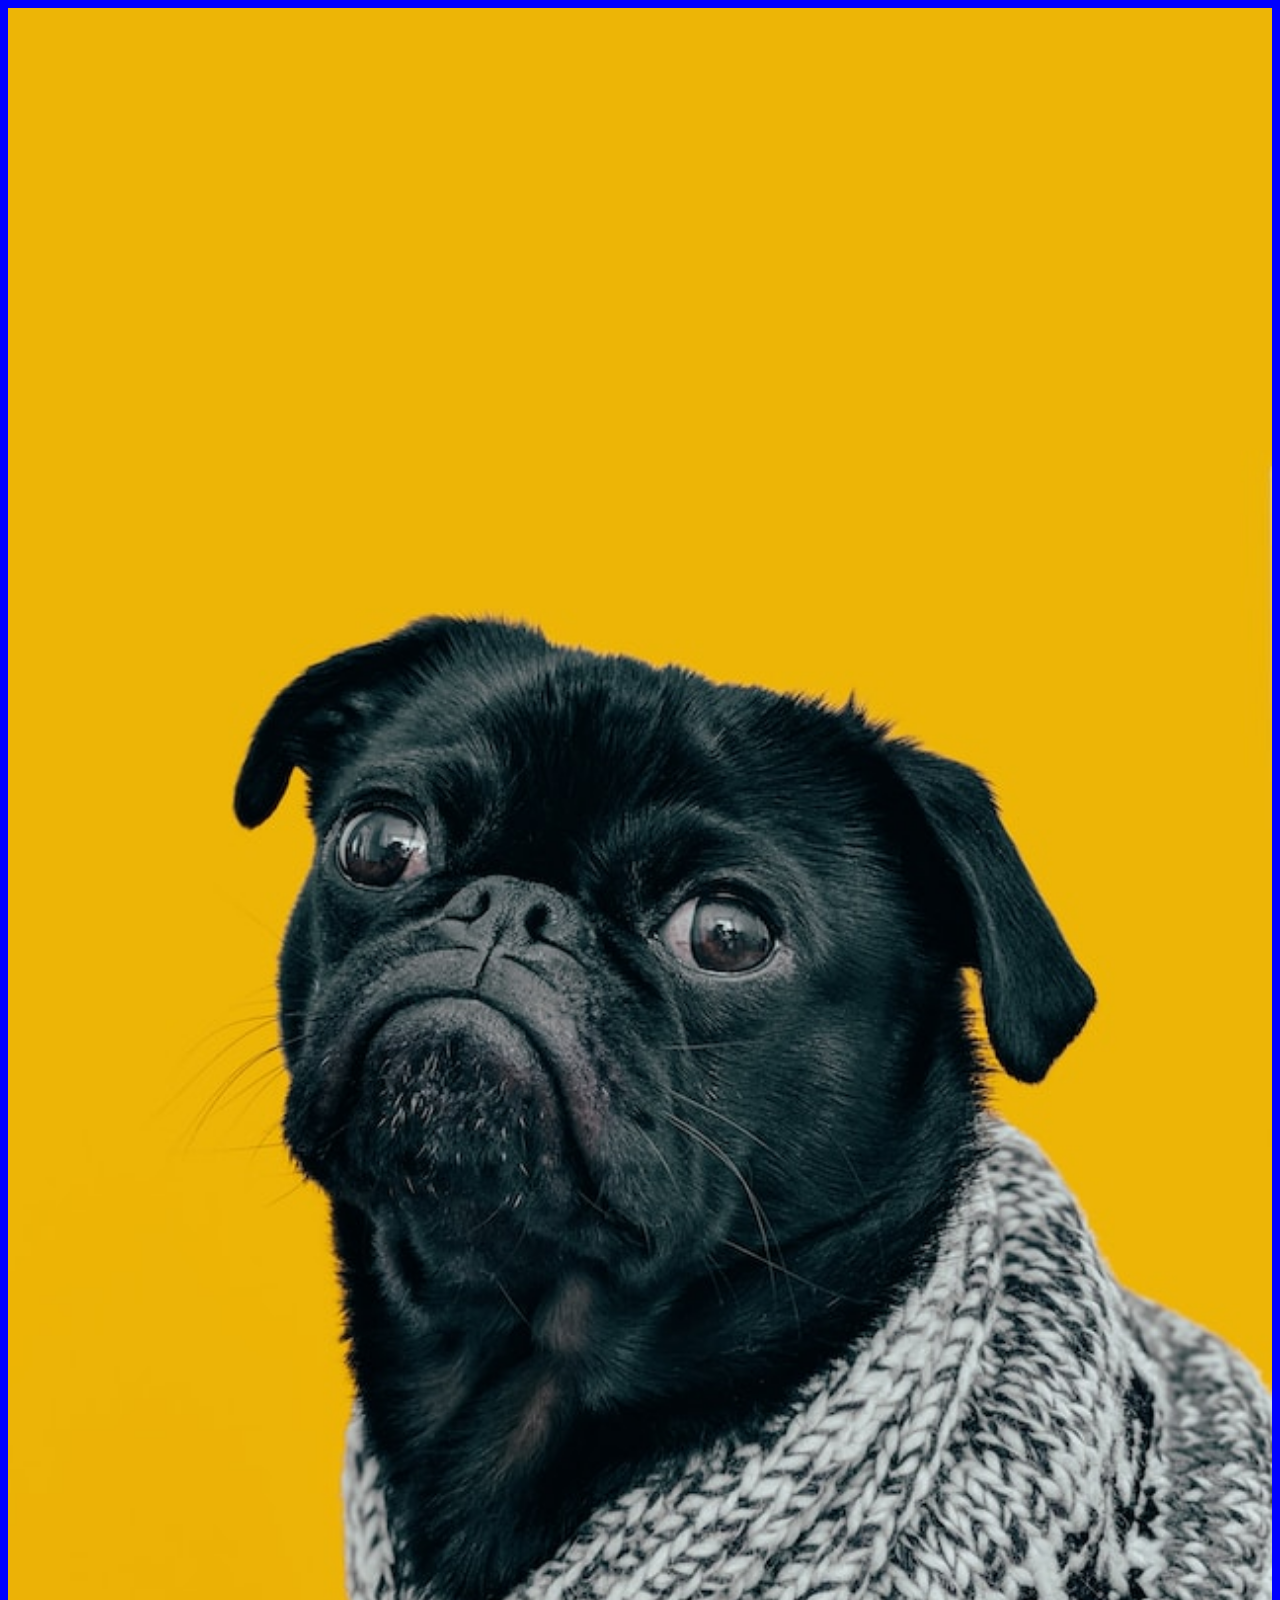
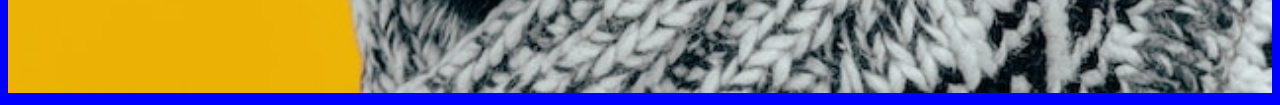
<file: Odin-HTML-Link&Images/dog.html>
<!DOCTYPE html>
<html lang="en">
<head>
  <meta charset="UTF-8">
  <meta http-equiv="X-UA-Compatible" content="IE=edge">
  <meta name="viewport" content="width=device-width, initial-scale=1.0">
  <link rel="stylesheet" href="style.css">
  <title>Document</title>
</head>
<body>
  <img src="./charlesdeluvio-Mv9hjnEUHR4-unsplash.jpg" alt="The image of dog">
</body>
</html>
</file>
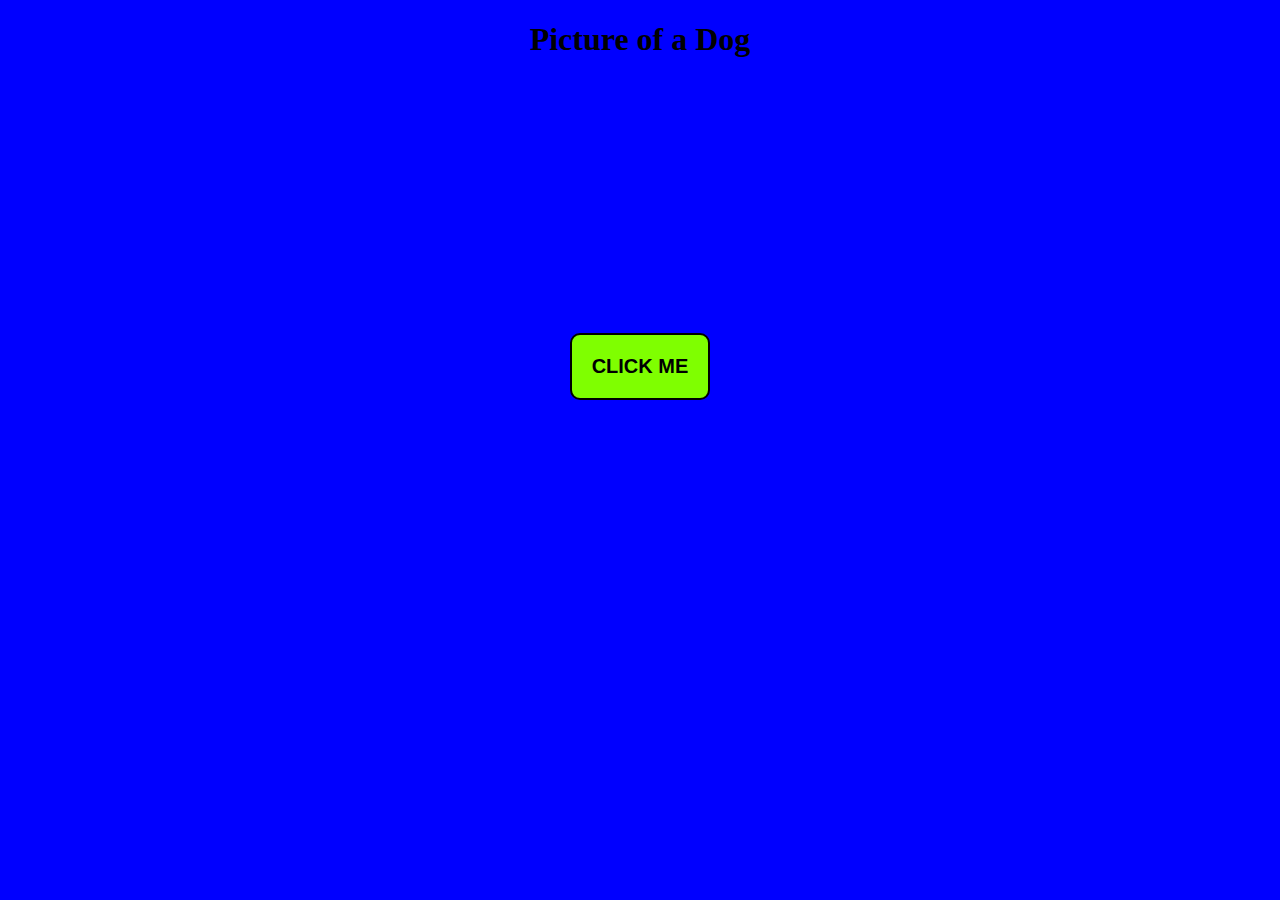
<file: Odin-HTML-Link&Images/HTML-Link&Images.html>
<!DOCTYPE html>
<html lang="en">
<head>
  <meta charset="UTF-8">
  <meta http-equiv="X-UA-Compatible" content="IE=edge">
  <meta name="viewport" content="width=device-width, initial-scale=1.0">
  <link rel="stylesheet" href="style.css">
  <title>Picture of a Dog</title>
</head>
<body>
        <center>
          <h1>Picture of a Dog</h1>
              <button><a href="dog.html">CLICK ME</a></button>

      </center>
</body>
</html>
</file>
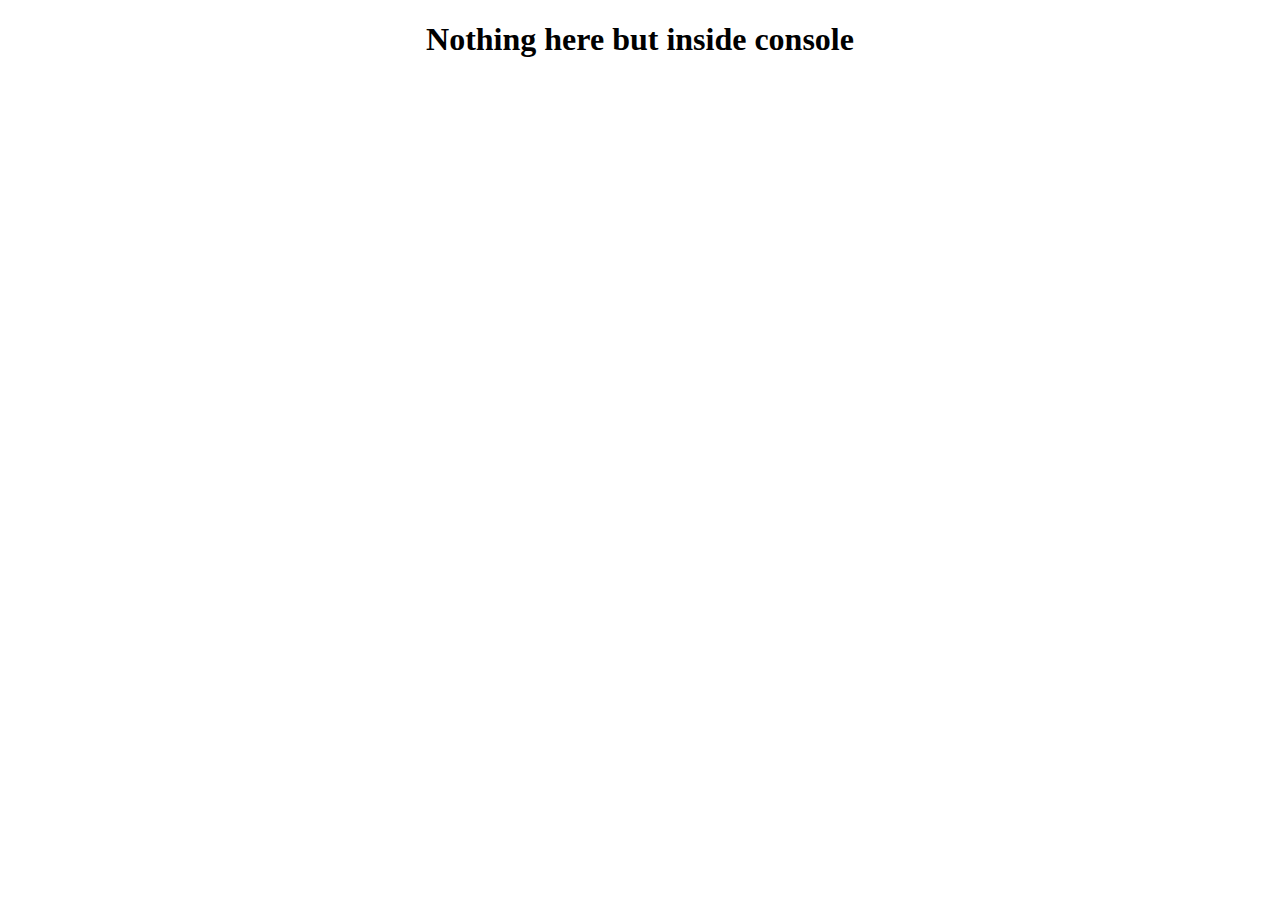
<file: Odin-Javascript_Fundamentals/Odin-Numbers&Operators.html>
<!DOCTYPE html>
<html lang="en">
<head>
  <meta charset="UTF-8">
  <meta http-equiv="X-UA-Compatible" content="IE=edge">
  <meta name="viewport" content="width=device-width, initial-scale=1.0">
  <title>Numbers and Operators</title>
</head>
<body>
    <center><h1>Nothing here but inside console</h1></center>
</body>
<script src="Odin-Numbers&Operators.js"></script>
</html>
</file>
<file: Odin-Calculator/style.css>
h1{
  text-align: center;
}
.container{
  margin: auto;
  width: 17%;
  padding: 20px;
  border: 1px solid #c3c2c2;
  -webkit-box-shadow: 1px 1px 4px 0px rgba(176,176,176,1);
     -moz-box-shadow: 1px 1px 4px 0px rgba(176,176,176,1);
          box-shadow: 1px 1px 4px 0px rgba(176,176,176,1);
  background-color: #f9f9f9;
  justify-content: center;
  align-items: center;
  margin-top: 10%;
}

.header{
  background-color: #81C784;
  padding: 10px;
  color: #fff;
  text-align: center;
  margin-bottom: 10px;
}
table{
  width: 100%;
}
td{
  width: 25%;
  border: 1px solid #ccc;
}
.result{
  font-size: 24px;
  padding: 16px 5px;
  font-weight: 700;
  text-align: right;
  width: 96%;
  border: 1px solid #ccc;
  background-color: #e4e4e4;
}
 .global{
  padding: 15px;
  font-weight: bold;
  font-size: 16px;
  border: none;
  border-radius: 3px;
  background-color: #F2F2F2;
  width: 100%;
}
/*the global class padding reset for first-row class button*/
.first-row{
 padding: 7px;
}
.plus{
  height: 105px;
}
.green{
  background-color: #81C784;
}
.red{
  background-color: #F50258
}
.grey{
  background-color: #F2F2F2;
}
.white-text{
  color: #fff;
}
</file>
<file: Odin-DOM_Events/style.css>
* {
    box-sizing: border-box;
}

body {
    margin: 0;;
    min-height: 100vh;
    display: flex;
    flex-direction: column;
    justify-content: center;
    align-items: center;
    gap: 16px;
    background: #f4f4f4;
}


.controls {
    display: flex;
    align-items: center;
    gap: 10px;
    font-family: sans-serif;
}


.controls input {
    width: 80px;
    padding: 6px 8px;
    font-size: 16px;
}

#grid-container {
    width: 640px;
    height: 640px;
    display: grid;
    grid-template-columns: repeat(16, 1fr);
    border: 1px solid #222;
}

.grid-cell {
    border: 1px solid #000000;
    aspect-ratio: 1 / 1;
    background: #FFFFFF;
    transition: background-color 0.15s ease;
}
</file>
<file: Odin-Project_Landing _Page/style.css>
@font-face {
  font-family: 'PressStart2P-Regular';
  src: url('./Press_Start_2P/PressStart2P-Regular.ttf')format('truetype');
}
html {
  scroll-behavior: smooth;
}
body {
  background-color: #f0f0f0;
  margin: 0;
  padding: 0;
  font-family: 'PressStart2P-Regular',sans-serif;
}

nav {
  position: fixed;
  top: 0;
  left: 0;
  right: 0;
  z-index: 999;
  display: flex;
  justify-content: space-evenly;

  align-items: center;
  background-color: rgb(0, 0, 0);
  border: 4px solid rgb(9, 112, 40);
  padding: 16px;
  height: auto;
}



.Header-logo {
  font-size: 24px;
  font-weight: bold;
  color: white;
  text-transform: uppercase;
}
.Header-logo a {
  text-decoration: none;
  color: white;
  font-weight: bold;

}
.header-logo a:hover {
  text-shadow: 3px 3px 3px yellowgreen;
  color: yellow;
}

.nav-links {
  display: flex;
  list-style: none;
  margin: 0;
  padding: 0;
}

.nav-links li {
  margin-left: 16px;
}

.nav-links a {
  color: white;
  text-decoration: none;
  font-size: 16px;
  font-weight: bold;
  text-transform: uppercase;
  margin-left: 50px;
}

.nav-links a:hover {
  text-decoration: underline;
  color: yellow;
  text-shadow: 3px 2px 4px yellow;
  
}

/*----------------- HOME --------------------------*/
.Home-container {
  background-color: gray;
  height: auto;
  text-align: center;
}
h1 {
  line-height: 7;
  text-align: center;
  font-size: 20pt;
}

.HomeParagraph {
  margin-top: 10px;
  font-size: 13pt;
  line-height: 2;
  
}

/*----------------- ABOUT --------------------------*/
.AboutParagraph {
    margin-top: 10px;
    font-size: 13pt;
    line-height: 2;
}
/*----------------- PROJECTS --------------------------*/
.ProjectsContainer {
  background-color: gray;
  height: auto;
  text-align: center;
}
.ProjectsParagraph {
  margin-top: 10px;
  font-size: 13pt;
  line-height: 2;
}
/*-------------------CONTACT--------------------------------*/
.ContactParagraph {
  margin-top: 10px;
  font-size: 13pt;
  line-height: 2;
}
.Contact-container {
  background-color: gray;
  height: auto;
  text-align: center;
}

/*--------------------- OTHERS --------------------------------*/

.OthersParagraph {
  margin-top: 10px;
  font-size: 13pt;
  line-height: 2;
}
</file>
<file: Odin-Project_Landing _Page/Landing_Page_V2/style.css>
* {
    margin: 0;
    padding: 0;
    box-sizing: border-box;
}

/* Global Styles */
body {
    font-family: 'Roboto', sans-serif;
    
}

header {
    background-color: #1F2937;
    display: flex;
    justify-content: space-between;
    align-items: center;
    padding: 32px 5px;
    height: 100px;
}

header h1 {
    color: #F9FAF8;
    font-size: 24px;
    margin-left: 200px;
    font-weight: bold;
}

nav ul {
    display:flex;
    gap: 40px;
    list-style: none;
    margin-right: 200px;
}

nav ul li a {
    font-size: 18px;
    text-decoration: none;
    color: #F9FAF8;
    cursor: pointer;
}

nav ul li a:hover {
    text-decoration: underline;
    font-weight: 600;
    transition: all 0.2s;
}

.hero-section {
    display:flex;
    background-color: #1F2937;
    padding: 90px 0;
    min-height: 400px;
    gap: 200px;
}

.hero-content {
    max-width: 500px;
    margin-left: 200px;
}

.hero-content h1 {
    color: #F9FAF8;
    font-size: 48px;
    font-weight: 900;
    margin-bottom: 20px;
    line-height: 1.1;
}

.hero-content p {
    color: #E5E7EB;
    font-size: 18px;
    margin-bottom: 30px;
}

.hero-content button {
    background-color: #3882F6;
    color: #F9FAF8;
    border: none;
    border-radius: 8px;
    padding: 12px 40px;
    font-size: 20px;
    font-weight: bold;
    cursor: pointer;
    transition: background 0.2s;
}

.hero-content button:hover {
    background-color: #2563EB;
}

.image-placeholder {
    margin-left: 310px;
}


.hero-image .image-placeholder {
    width: 500px;
    height: 240px;
    background-color: #6B7280;
    color: #F9FAF8;
    display: flex;
    align-items: center;
    justify-content: center;
    font-size: 18px;
    border-radius: 8px;
    text-align: center;
}

.info-section {
    background: #FFFFFF;
    padding: 100px 40px;
    text-align: center;
}

.info-section h2 {
    color: #23293a;
    font-size: 40px;
    font-weight: 900;
    margin-bottom: 40px;
    letter-spacing: 1px;
}

.info-cards {
    display: flex;
    justify-content: center;
    gap: 40px;
    flex-wrap: wrap;
}

.info-card {
    display: flex;
    flex-direction: column;
    align-items: center;
    width: 220px;
}

.info-img {
    width: 150px;
    height: 150px;
    border: 4px solid #3882F6;
    border-radius: 16px;
    margin-bottom: 16px;
    background: none;
}

.info-card p {
    color: #6B7280;
    font-size: 18px;
    margin: 0;
    line-height: 1.2;
}



.testimonial-section {
    background: #E5E7EB;
    padding: 80px 0;
    display: flex;
    justify-content: center;
    align-items: center;
}

.testimonial-quote {
    max-width: 900px;
    margin: 0 auto;
    text-align: left;
}

.testimonial-quote p {
    color: #1F2937;
    font-size: 36px;
    font-style: italic;
    font-weight: 300;
    line-height: 1.2;
    margin-bottom: 30px;
}

.cta-section {
    background: #FFFFFF;
    padding: 100px 100px;
    display: flex;
    justify-content: center;
    align-items: center;
}

.cta-container {
    background: #3882F6;
    border-radius: 10px;
    width: 70vw;
    max-width: 1100px;
    min-height: 150px;
    display: flex;
    justify-content: space-between;
    align-items: center;
    padding: 40px 60px;
    box-sizing: border-box;
    margin: 0 auto;
    gap: 40px;
}

.cta-text h3 {
    color: #FFFFFF;
    font-size: 28px;
    font-weight: 700;
    margin-bottom: 8px;
}

.cta-text p {
    color: #E5E7EB;
    font-size: 20px;
    font-weight: 400;
}

.cta-btn {
    background: transparent;
    color: #FFFFFF;
    border: 3px solid #FFFFFF;
    border-radius: 8px;
    padding: 10px 40px;
    font-size: 20px;
    font-weight: 900;
    cursor: pointer;
    transition: background 0.2s, color 0.2s;
}

.cta-btn:hover {
    background: #FFFFFF;
    color: #3882F6;
}

footer {
    background: #1F2937;
    color: #F9FAF8;
    text-align: center;
    padding: 50px 50px;
    font-size: 14px;
    margin-top: 0;
}
</file>
<file: Odin-CSS_foundations/style3.css>
body {
  background-color: rgb(73, 230, 209);
}
.flex-container {
  display: flex;
  padding: 16px;
  background-color: plum;
  border: 4px solid indigo;
  font-size: 13pt;
  gap: 8px;
  justify-content: flex-end;
  text-align: center;
 
  
  
}
.one {
  width: 80px;
  height: 60px;
  border: 2px solid black;
  background-color: blue;
 
}
.two {
  width: 80px;
  height: 60px;
  border: 2px solid black;
  background-color: red;
    
}
.three {
  width: 80px;
  height: 60px;
  border: 2px solid black;
  background-color: green;
  
}

.one:hover {
  background-color: black;
  color: white;
}
.two:hover {
  background-color: black;
  color: white;
}
.three:hover {
  background-color: black;
  color: white;
}
</file>
<file: Odin-CSS_foundations/style2.css>
body {
  background-color: wheat;
}
.flex-container {
  display: flex;
  text-align: center;
  font-size: 50pt;
  flex-direction: column; /* Flex containers return column direction*/
  /*flex-direction: row; /* Flex container return row direction*/
  
}
/* This selector selects all divs inside of .flex-container */
.flex-container div {
  background-color: rgb(51, 153, 51);
  border: 2px solid black;
  height: 100px;
  width: 100%;
  flex: 1;

  
}
</file>
<file: Odin-CSS_foundations/style.css>
body {
  background-color: wheat;
}
.flex-container {
  display: flex;
  text-align: center;
  font-size: 50pt;
  
}
/* This selector selects all divs inside of .flex-container */
.flex-container div {
  background-color: rgb(51, 153, 51);
  border: 2px solid black;
  height: 100px;
  width: 100%;
  flex: 1;

  
}
</file>
<file: Odin-HTML-Link&Images/style.css>
body {
  background-color: blue;
}
button {
  margin-top: 20%;
  padding: 20px 20px;
  border: 2px solid black;
  border-radius: 10px;
  background-color: chartreuse;
}
a {
  list-style: none;
  text-decoration: none;
  color: black;
  font-weight: bold;
  font-size: 20px;
  margin-bottom: 20px;
}
button:hover {
  background-color: purple;
  color: white;

}
img {
  display: inline;
  width: 100%;

}
</file>
